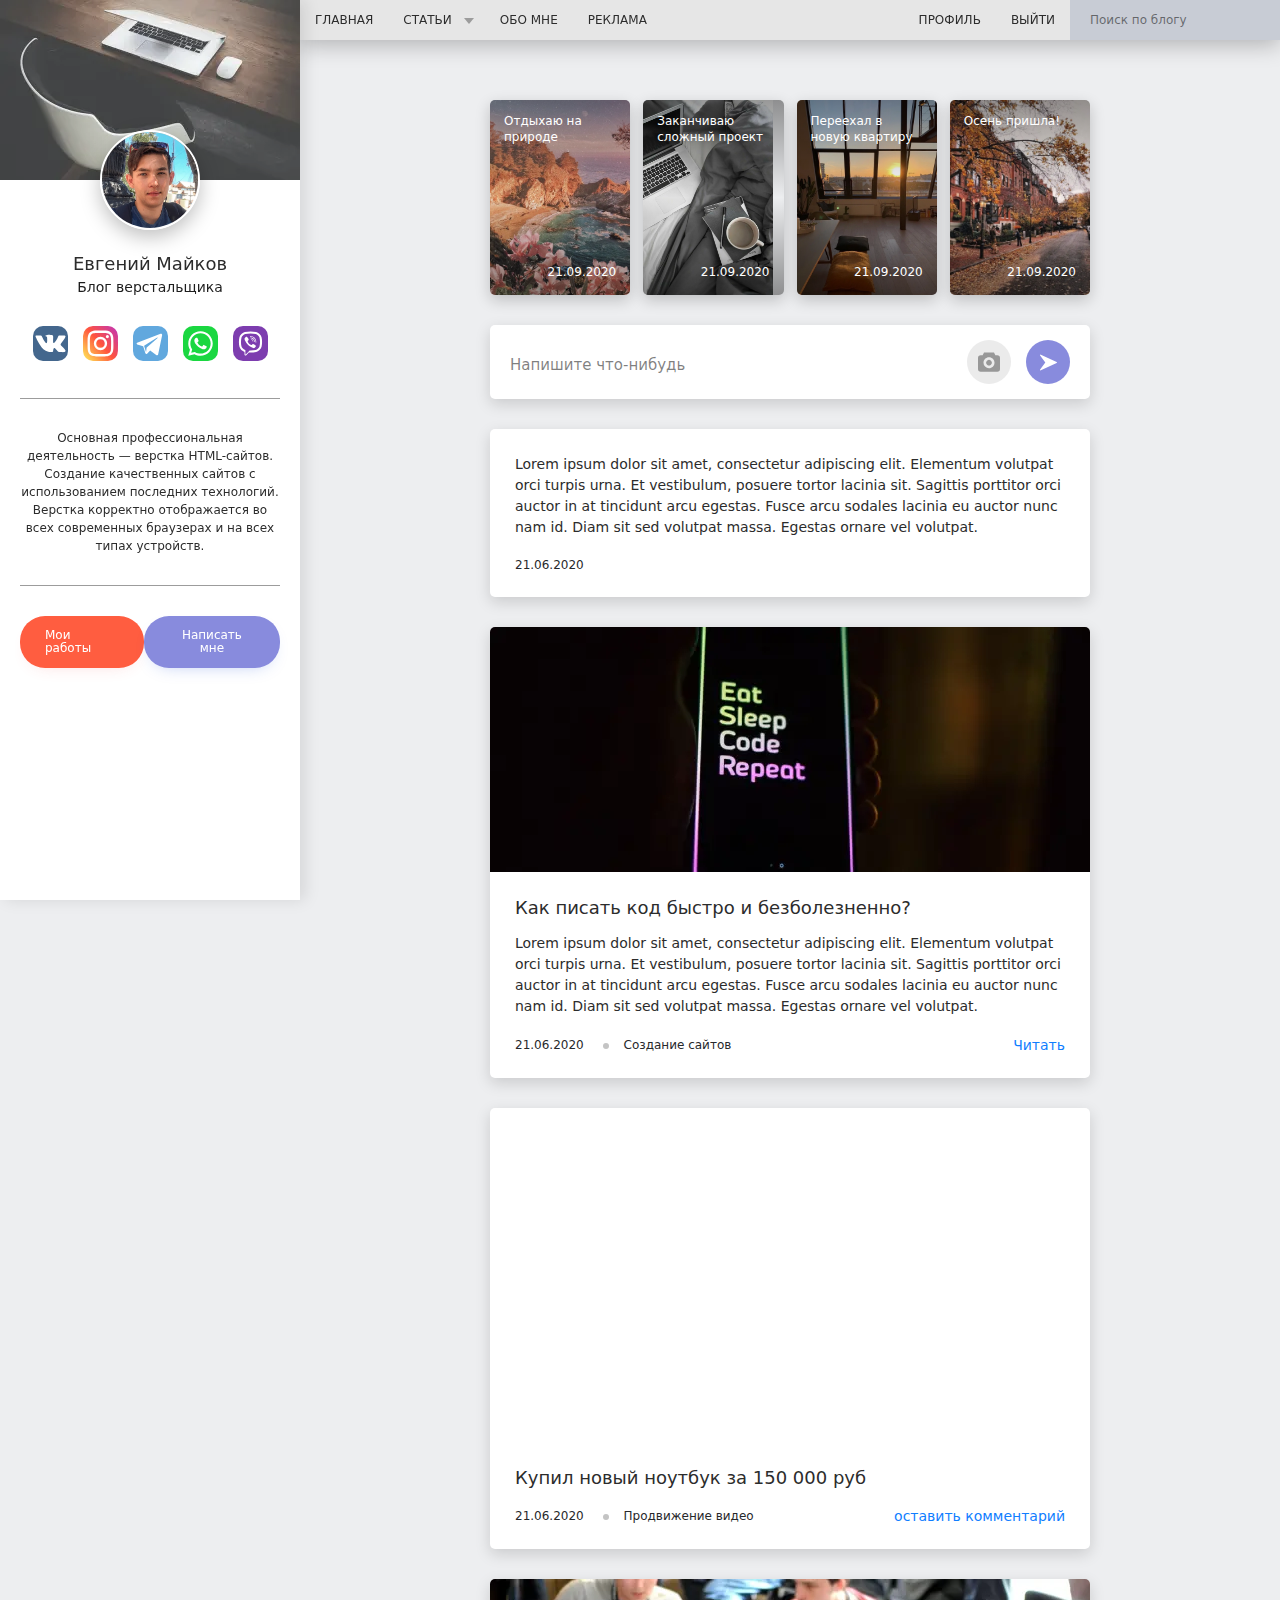
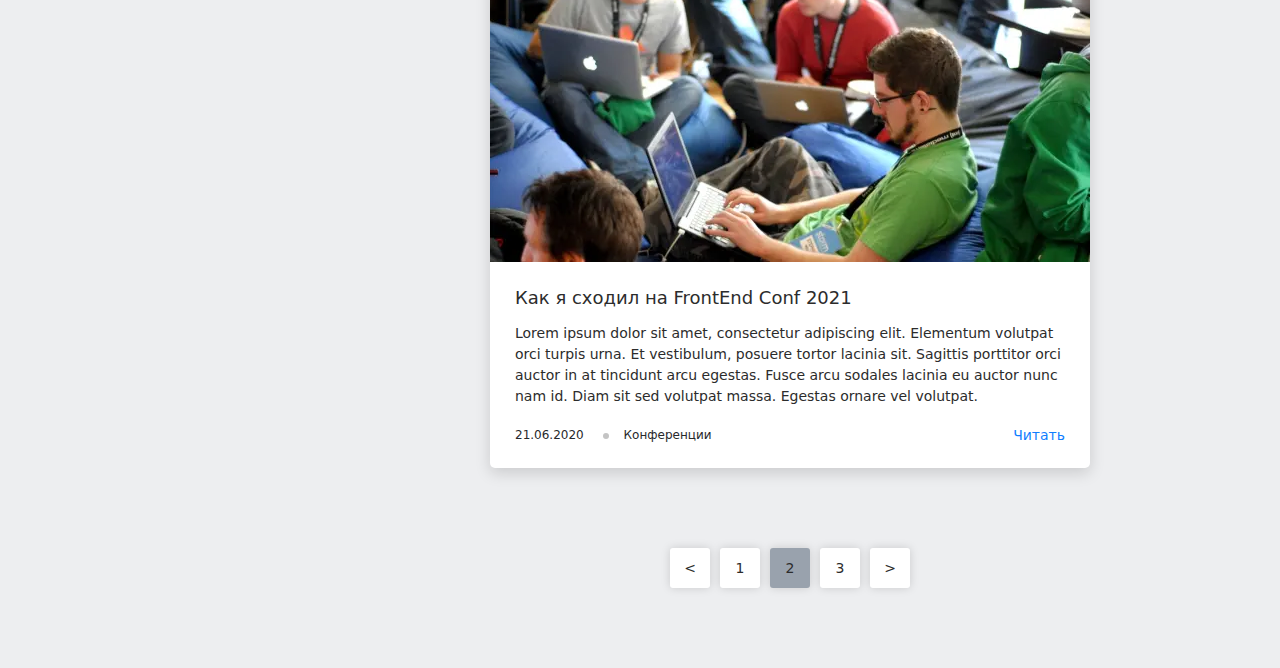
<file: index.html>
<!DOCTYPE html><html lang="en"><head>  <meta charset="UTF-8">  <meta http-equiv="X-UA-Compatible" content="IE=edge">  <meta name="viewport" content="width=device-width, initial-scale=1.0">  <title>Document</title>  <link rel="stylesheet" href="css/style.min.css"></head><body>  <div class="page" id="page">    <header class="header">  <div class="header__left">    <nav class="nav">      <ul class="nav__list">        <li class="nav__item"><a class="nav__link" href="index.html">Главная</a></li>        <li class="nav__item">          <a class="nav__link nav__link--subnav" href="post.html">Статьи</a>          <ul class="subnav">            <li><a class="subnav__link" href="#">Создание сайтов</a></li>            <li><a class="subnav__link" href="#">Создание дизайна</a></li>            <li><a class="subnav__link" href="#">Внедрение 3D модели</a></li>          </ul>        </li>        <li class="nav__item"><a class="nav__link" href="text.html">Обо мне</a></li>        <li class="nav__item"><a class="nav__link" href="text.html">Реклама</a></li>      </ul>    </nav>  </div>  <div class="header__right">    <nav class="nav">      <ul class="nav__list">        <li class="nav__item">          <a class="nav__link" href="profile.html">Профиль</a>        </li>        <li class="nav__item">          <a class="nav__link" href="#">Выйти</a>        </li>      </ul>    </nav>    <button class="burger show-sidebar" type="button" id="sidebarToggle">      <span>Открыть навигацию</span>    </button>    <form class="search" action="search.html" method="GET">      <input class="search__input" type="text" placeholder="Поиск по блогу">    </form>  </div></header>    <aside class="sidebar" id="sidebar">  <div class="sidebar__header">    <picture><source srcset="img/sidebar-header.webp" type="image/webp"><img class="sidebar__header-img" src="img/sidebar-header.jpg" alt="sidebar-header"></picture>  </div>  <div class="sidebar__content">    <div class="profile">      <picture><source srcset="img/iam.webp" type="image/webp"><img class="profile__avatar" src="img/iam.png" alt=""></picture>      <div class="profile__header">        <div class="profile__name">Евгений Майков</div>        <div class="profile__prof">Блог верстальщика</div>      </div>      <ul class="social">        <li class="social__item">          <a class="social__link" href="https://vk.com/id121991528" target="blank">            <picture><source srcset="img/icons/vk.svg" type="image/webp"><img class="social__img" src="img/icons/vk.svg" alt="ВК Евгения Майкова"></picture>          </a>        </li>        <li class="social__item">          <a class="social__link"            href="https://vk.com/away.php?utf=1&to=https%3A%2F%2Finstagram.com%2Feugene_maikov%3Figshid%3D1h6hwbycpe6t1"            target="blank">            <picture><source srcset="img/icons/inst.svg" type="image/webp"><img class="social__img" src="img/icons/inst.svg" alt="Instagram Евгения Майкова"></picture>          </a>        </li>        <li class="social__item">          <a class="social__link" href="https://t.me/eugene_maikov2000" target="blank">            <picture><source srcset="img/icons/telegram.svg" type="image/webp"><img class="social__img" src="img/icons/telegram.svg" alt="Телеграм Евгения Майкова"></picture>          </a>        </li>        <li class="social__item">          <a class="social__link" href="https://wa.me/+79026864084" target="blank">            <picture><source srcset="img/icons/whatsapp.svg" type="image/webp"><img class="social__img" src="img/icons/whatsapp.svg" alt="Whatsapp Евгения Майкова"></picture>          </a>        </li>        <li class="social__item">          <a class="social__link" href="https://viber.click/79026864084" target="blank">            <picture><source srcset="img/icons/viber.svg" type="image/webp"><img class="social__img" src="img/icons/viber.svg" alt="Viber Евгения Майкова"></picture>          </a>        </li>      </ul>      <div class="profile__text">        <p>Основная профессиональная деятельность —           верстка HTML-сайтов. Создание качественных сайтов           с использованием последних технологий. Верстка           корректно отображается во всех современных браузерах           и на всех типах устройств.</p>      </div>    </div>    <nav class="nav nav--mobile">      <ul class="nav__list">        <li class="nav__item"><a class="nav__link" href="index.html">Главная</a></li>        <li class="nav__item">          <a class="nav__link nav__link--subnav" href="#">Статьи</a>          <ul class="subnav">            <li><a class="subnav__link" href="#">Создание сайтов</a></li>            <li><a class="subnav__link" href="#">Создание дизайна</a></li>            <li><a class="subnav__link" href="#">Внедрение 3D модели</a></li>          </ul>        </li>        <li class="nav__item"><a class="nav__link" href="text.html">Обо мне</a></li>        <li class="nav__item"><a class="nav__link" href="text.html">Реклама</a></li>        <li class="nav__item"><a class="nav__link" href="profile.html">Профиль</a></li>        <li class="nav__item"><a class="nav__link" href="#">Выйти</a></li>      </ul>    </nav>  </div>  <div class="sidebar__footer">    <a class="btn btn--red" href="works.html">Мои работы</a>    <button class="btn btn--blue" type="button" data-modal="contacts-modal">Написать мне</button>  </div></aside>    <main class="main">      <div class="container">        <!--? Истории -->        <div class="stories">          <div class="stories__item" data-modal="story-modal">            <picture><source srcset="img/stories/stories-1.webp" type="image/webp"><img class="stories__preview" src="img/stories/stories-1.jpg" alt="stories"></picture>            <div class="stories__title">Отдыхаю на природе</div>            <time class="stories__date" datetime="2020-09-21 19:21">21.09.2020</time>          </div>          <div class="stories__item">            <picture><source srcset="img/stories/stories-2.webp" type="image/webp"><img class="stories__preview" src="img/stories/stories-2.jpg" alt="stories"></picture>            <div class="stories__title">Заканчиваю сложный проект</div>            <time class="stories__date" datetime="2020-09-21 19:21">21.09.2020</time>          </div>          <div class="stories__item">            <picture><source srcset="img/stories/stories-3.webp" type="image/webp"><img class="stories__preview" src="img/stories/stories-3.jpg" alt="stories"></picture>            <div class="stories__title">Переехал в новую квартиру</div>            <time class="stories__date" datetime="2020-09-21 19:21">21.09.2020</time>          </div>          <div class="stories__item">            <picture><source srcset="img/stories/stories-4.webp" type="image/webp"><img class="stories__preview" src="img/stories/stories-4.jpg" alt="stories"></picture>            <div class="stories__title">Осень пришла!</div>            <time class="stories__date" datetime="2020-09-21 19:21">21.09.2020</time>          </div>        </div>        <!--? Поле для записи нового поста -->        <div class="add-post">          <form class="add-post__form" action="/" method="POST">            <textarea class="add-post__textarea" name="post-text" placeholder="Напишите что-нибудь" data-autoresize></textarea>            <div class="add-post__form-actions">              <label class="add-post__file" for="add-post-file">                <input type="file" id="add-post-file">              </label>              <button class="add-post__send" type="submit">                Отправить              </button>            </div>          </form>        </div>        <!--? Пост (простой) -->        <div class="post">          <!-- <div class="post__header"></div> -->          <div class="post__content">            <p class="post__description">              Lorem ipsum dolor sit amet, consectetur adipiscing elit.              Elementum volutpat orci turpis urna. Et vestibulum, posuere              tortor lacinia sit. Sagittis porttitor orci auctor in at              tincidunt arcu egestas. Fusce arcu sodales lacinia eu auctor              nunc nam id. Diam sit sed volutpat massa.              Egestas ornare vel volutpat.            </p>          </div>          <div class="post__footer">            <ul class="post__data">              <li class="post__data-item">                <time datetime="2020-06-21 19:20">21.06.2020</time>              </li>            </ul>          </div>        </div>        <!--? Пост (картинка) -->        <article class="post">          <div class="post__header post__header--preview">            <a href="post.html">              <picture><source srcset="img/post-2.webp" type="image/webp"><img class="post__header-img" src="img/post-2.jpg" alt="Фото"></picture>            </a>          </div>          <div class="post__content">            <h2 class="post__title">              <a href="post.html">Как писать код быстро и безболезненно?</a>            </h2>            <p class="post__description">              Lorem ipsum dolor sit amet, consectetur adipiscing elit.              Elementum volutpat orci turpis urna. Et vestibulum, posuere              tortor lacinia sit. Sagittis porttitor orci auctor in at              tincidunt arcu egestas. Fusce arcu sodales lacinia eu auctor              nunc nam id. Diam sit sed volutpat massa.              Egestas ornare vel volutpat.            </p>          </div>          <div class="post__footer">            <ul class="post__data">              <li class="post__data-item">                <time datetime="2020-06-21 19:20">21.06.2020</time>              </li>              <li class="post__data-item">                <a href="#">Создание сайтов</a>              </li>            </ul>            <a class="post__footer-read" href="post.html">Читать</a>          </div>        </article>        <!--? Пост (видео) -->        <article class="post">          <div class="post__header">            <div class="embed">              <iframe src="https://www.youtube.com/embed/StTiet5oFgw" title="YouTube video player" frameborder="0"                allow="accelerometer; autoplay; clipboard-write; encrypted-media; gyroscope; picture-in-picture"                allowfullscreen></iframe>            </div>          </div>          <div class="post__content">            <h2 class="post__title">              <a href="post.html">Купил новый ноутбук за 150 000 руб</a>            </h2>            <p class="post__description">            </p>          </div>          <div class="post__footer">            <ul class="post__data">              <li class="post__data-item">                <time datetime="2020-06-21 19:20">21.06.2020</time>              </li>              <li class="post__data-item">                <a href="post.html">Продвижение видео</a>              </li>            </ul>            <a class="post__footer-read" href="#">оставить комментарий</a>          </div>        </article>        <!--? Пост (картинка) -->        <article class="post">          <div class="post__header post__header--preview">            <a href="post.html">              <picture><source srcset="img/post-3.webp" type="image/webp"><img class="post__header-preview" src="img/post-3.jpg" alt="Фото"></picture>            </a>          </div>          <div class="post__content">            <h2 class="post__title">              <a href="post.html">Как я сходил на FrontEnd Conf 2021</a>            </h2>            <p class="post__description">              Lorem ipsum dolor sit amet, consectetur adipiscing elit.              Elementum volutpat orci turpis urna. Et vestibulum, posuere              tortor lacinia sit. Sagittis porttitor orci auctor in at              tincidunt arcu egestas. Fusce arcu sodales lacinia eu auctor              nunc nam id. Diam sit sed volutpat massa.              Egestas ornare vel volutpat.            </p>          </div>          <div class="post__footer">            <ul class="post__data">              <li class="post__data-item">                <time datetime="2020-06-21 19:20">21.06.2020</time>              </li>              <li class="post__data-item">                <a href="#">Конференции</a>              </li>            </ul>            <a class="post__footer-read" href="post.html">Читать</a>          </div>        </article>        <!--? Погинация -->        <ul class="pogination">          <li class="pogination__item">            <a class="pogination__link" href="#">&lt;</a>          </li>          <li class="pogination__item">            <a class="pogination__link" href="#">1</a>          </li>          <li class="pogination__item">            <a class="pogination__link active" href="#">2</a>          </li>          <li class="pogination__item">            <a class="pogination__link" href="#">3</a>          </li>          <li class="pogination__item">            <a class="pogination__link" href="#">&gt;</a>          </li>        </ul>      </div><!-- /. container -->    </main>    <footer class="footer"></footer>  </div>  <div class="modal" id="contacts-modal">  <div class="modal__content">    <button class="modal__close" type="button">      <picture><source srcset="../img/icons/cancel.svg" type="image/webp"><img src="../img/icons/cancel.svg" alt="Закрыть"></picture>    </button>    <form action="/" class="form">      <div class="form__group form__group--md">        <input class="form__control" type="text" placeholder="Ваше имя">        <span class="form__line"></span>      </div>      <div class="form__group form__group--md">        <input class="form__control" type="email" placeholder="Ваш e-mail">        <span class="form__line"></span>      </div>      <div class="form__group form__group--md">        <textarea class="form__control form__control--textarea" placeholder="Ваш текст"></textarea>        <span class="form__line"></span>      </div>      <div class="form__footer">        <div class="form__group form__group--md">          <button class="btn btn--blue btn--rounded btn--sm" type="submit">Отсправить</button>        </div>      </div>    </form>    <ul class="modal__footer">      <li>e-mail:<a href="mailto: eugene-maikov2000@yandex.ru"> eugene-maikov2000@yandex.ru</a></li>      <li>тел:<a href="tel:+79026864084"> +7(902)686-40-84</a></li>    </ul>  </div> <!-- /.modal__content--></div><!-- /.modal-->  <div class="modal">  <div class="modal__content modal__content--share">    <button class="modal__close" type="button">      <picture><source srcset="../img/icons/cancel.svg" type="image/webp"><img src="../img/icons/cancel.svg" alt="Закрыть"></picture>    </button>    <ul class="social">      <li class="social__item">        <a class="social__link" href="https://vk.com/id121991528" target="blank">          <picture><source srcset="../img/icons/vk.svg" type="image/webp"><img class="social__img" src="../img/icons/vk.svg" alt="ВК Евгения Майкова"></picture>        </a>      </li>      <li class="social__item">        <a class="social__link"          href="https://vk.com/away.php?utf=1&to=https%3A%2F%2Finstagram.com%2Feugene_maikov%3Figshid%3D1h6hwbycpe6t1"          target="blank">          <picture><source srcset="../img/icons/inst.svg" type="image/webp"><img class="social__img" src="../img/icons/inst.svg" alt="Instagram Евгения Майкова"></picture>        </a>      </li>      <li class="social__item">        <a class="social__link" href="https://t.me/eugene_maikov2000" target="blank">          <picture><source srcset="../img/icons/telegram.svg" type="image/webp"><img class="social__img" src="../img/icons/telegram.svg" alt="Телеграм Евгения Майкова"></picture>        </a>      </li>      <li class="social__item">        <a class="social__link" href="https://wa.me/+79026864084" target="blank">          <picture><source srcset="../img/icons/whatsapp.svg" type="image/webp"><img class="social__img" src="../img/icons/whatsapp.svg" alt="Whatsapp Евгения Майкова"></picture>        </a>      </li>      <li class="social__item">        <a class="social__link" href="https://viber.click/79026864084" target="blank">          <picture><source srcset="../img/icons/viber.svg" type="image/webp"><img class="social__img" src="../img/icons/viber.svg" alt="Viber Евгения Майкова"></picture>        </a>      </li>    </ul>  </div> <!-- /.modal__content--></div><!-- /.modal-->  <div class="modal" id="story-modal">  <div class="modal__content modal__content--story">    <video class="modal__video" src="" poster="img/poster.jpg"></video>  </div></div>  <script src="js/script.min.js"></script></body></html>
</file>
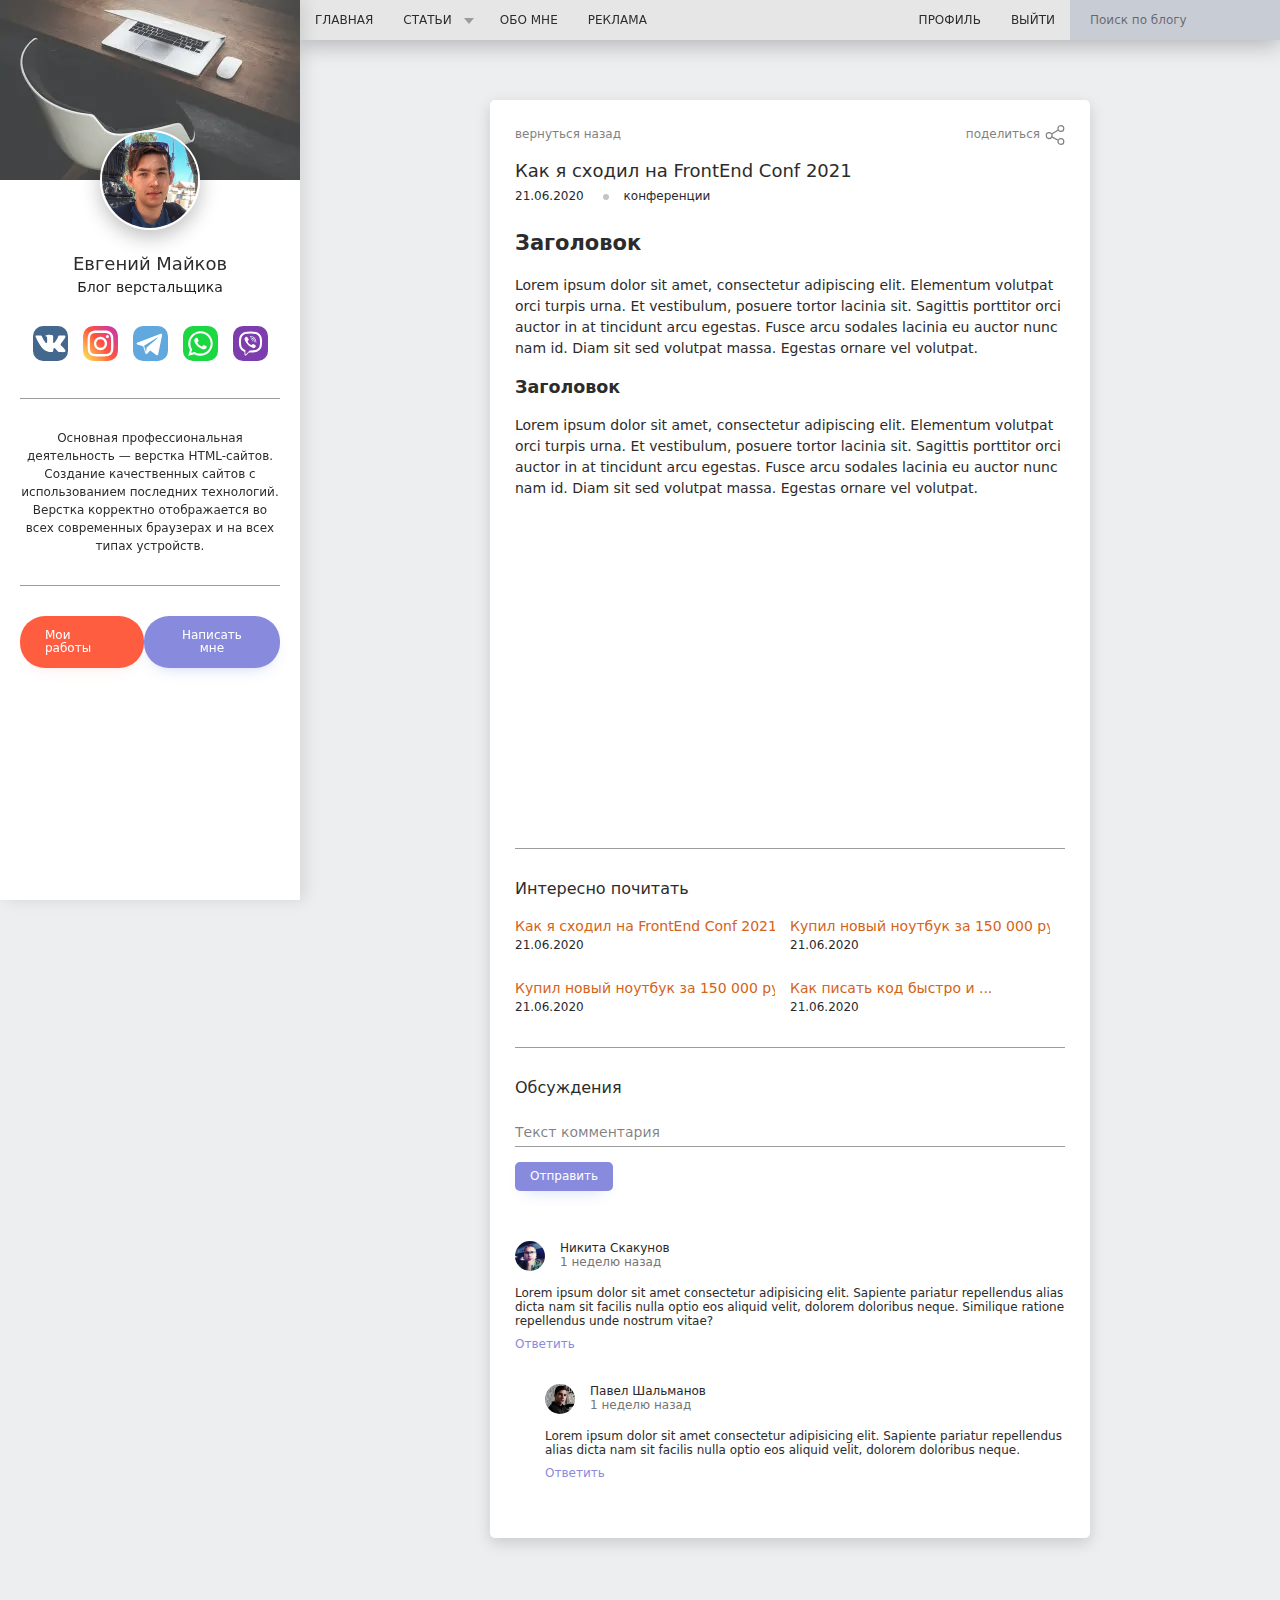
<file: post.html>
<!DOCTYPE html><html lang="en"><head>  <meta charset="UTF-8">  <meta http-equiv="X-UA-Compatible" content="IE=edge">  <meta name="viewport" content="width=device-width, initial-scale=1.0">  <title>Document</title>  <link rel="stylesheet" href="css/style.min.css"></head><body>  <div class="page" id="page">    <header class="header">  <div class="header__left">    <nav class="nav">      <ul class="nav__list">        <li class="nav__item"><a class="nav__link" href="index.html">Главная</a></li>        <li class="nav__item">          <a class="nav__link nav__link--subnav" href="post.html">Статьи</a>          <ul class="subnav">            <li><a class="subnav__link" href="#">Создание сайтов</a></li>            <li><a class="subnav__link" href="#">Создание дизайна</a></li>            <li><a class="subnav__link" href="#">Внедрение 3D модели</a></li>          </ul>        </li>        <li class="nav__item"><a class="nav__link" href="text.html">Обо мне</a></li>        <li class="nav__item"><a class="nav__link" href="text.html">Реклама</a></li>      </ul>    </nav>  </div>  <div class="header__right">    <nav class="nav">      <ul class="nav__list">        <li class="nav__item">          <a class="nav__link" href="profile.html">Профиль</a>        </li>        <li class="nav__item">          <a class="nav__link" href="#">Выйти</a>        </li>      </ul>    </nav>    <button class="burger show-sidebar" type="button" id="sidebarToggle">      <span>Открыть навигацию</span>    </button>    <form class="search" action="search.html" method="GET">      <input class="search__input" type="text" placeholder="Поиск по блогу">    </form>  </div></header>    <aside class="sidebar" id="sidebar">  <div class="sidebar__header">    <picture><source srcset="img/sidebar-header.webp" type="image/webp"><img class="sidebar__header-img" src="img/sidebar-header.jpg" alt="sidebar-header"></picture>  </div>  <div class="sidebar__content">    <div class="profile">      <picture><source srcset="img/iam.webp" type="image/webp"><img class="profile__avatar" src="img/iam.png" alt=""></picture>      <div class="profile__header">        <div class="profile__name">Евгений Майков</div>        <div class="profile__prof">Блог верстальщика</div>      </div>      <ul class="social">        <li class="social__item">          <a class="social__link" href="https://vk.com/id121991528" target="blank">            <picture><source srcset="img/icons/vk.svg" type="image/webp"><img class="social__img" src="img/icons/vk.svg" alt="ВК Евгения Майкова"></picture>          </a>        </li>        <li class="social__item">          <a class="social__link"            href="https://vk.com/away.php?utf=1&to=https%3A%2F%2Finstagram.com%2Feugene_maikov%3Figshid%3D1h6hwbycpe6t1"            target="blank">            <picture><source srcset="img/icons/inst.svg" type="image/webp"><img class="social__img" src="img/icons/inst.svg" alt="Instagram Евгения Майкова"></picture>          </a>        </li>        <li class="social__item">          <a class="social__link" href="https://t.me/eugene_maikov2000" target="blank">            <picture><source srcset="img/icons/telegram.svg" type="image/webp"><img class="social__img" src="img/icons/telegram.svg" alt="Телеграм Евгения Майкова"></picture>          </a>        </li>        <li class="social__item">          <a class="social__link" href="https://wa.me/+79026864084" target="blank">            <picture><source srcset="img/icons/whatsapp.svg" type="image/webp"><img class="social__img" src="img/icons/whatsapp.svg" alt="Whatsapp Евгения Майкова"></picture>          </a>        </li>        <li class="social__item">          <a class="social__link" href="https://viber.click/79026864084" target="blank">            <picture><source srcset="img/icons/viber.svg" type="image/webp"><img class="social__img" src="img/icons/viber.svg" alt="Viber Евгения Майкова"></picture>          </a>        </li>      </ul>      <div class="profile__text">        <p>Основная профессиональная деятельность —           верстка HTML-сайтов. Создание качественных сайтов           с использованием последних технологий. Верстка           корректно отображается во всех современных браузерах           и на всех типах устройств.</p>      </div>    </div>    <nav class="nav nav--mobile">      <ul class="nav__list">        <li class="nav__item"><a class="nav__link" href="index.html">Главная</a></li>        <li class="nav__item">          <a class="nav__link nav__link--subnav" href="#">Статьи</a>          <ul class="subnav">            <li><a class="subnav__link" href="#">Создание сайтов</a></li>            <li><a class="subnav__link" href="#">Создание дизайна</a></li>            <li><a class="subnav__link" href="#">Внедрение 3D модели</a></li>          </ul>        </li>        <li class="nav__item"><a class="nav__link" href="text.html">Обо мне</a></li>        <li class="nav__item"><a class="nav__link" href="text.html">Реклама</a></li>        <li class="nav__item"><a class="nav__link" href="profile.html">Профиль</a></li>        <li class="nav__item"><a class="nav__link" href="#">Выйти</a></li>      </ul>    </nav>  </div>  <div class="sidebar__footer">    <a class="btn btn--red" href="works.html">Мои работы</a>    <button class="btn btn--blue" type="button" data-modal="contacts-modal">Написать мне</button>  </div></aside>    <main class="main">      <div class="container">        <!--? Пост -->        <article class="post">          <div class="post__actions">            <a href="index.html">вернуться назад</a>            <a class="post__share" href="#">              <p>поделиться</p>              <picture><source srcset="img/icons/share-dark.svg" type="image/webp"><img class="post__actions-icon" src="img/icons/share-dark.svg" alt="поделиться"></picture>            </a>          </div>          <div class="post__header">            <h1 class="post__title post__title--open">Как я сходил на FrontEnd Conf 2021</h2>              <ul class="post__data">                <li class="post__data-item">                  <time datetime="2020-06-21 19:20">21.06.2020</time>                </li>                <li class="post__data-item">                  <a href="#">конференции</a>                </li>              </ul>          </div>          <div class="post__content">            <div class="post__text">              <h2>Заголовок</h2>              <p>Lorem ipsum dolor sit amet, consectetur adipiscing elit.                Elementum volutpat orci turpis urna. Et vestibulum, posuere                tortor lacinia sit. Sagittis porttitor orci auctor in at                tincidunt arcu egestas. Fusce arcu sodales lacinia eu auctor                nunc nam id. Diam sit sed volutpat massa.                Egestas ornare vel volutpat.</p>              <h3>Заголовок</h3>              <p>Lorem ipsum dolor sit amet, consectetur adipiscing elit.                Elementum volutpat orci turpis urna. Et vestibulum, posuere                tortor lacinia sit. Sagittis porttitor orci auctor in at                tincidunt arcu egestas. Fusce arcu sodales lacinia eu auctor                nunc nam id. Diam sit sed volutpat massa.                Egestas ornare vel volutpat.</p>              <p>                <span class="fr-video">                  <iframe src="https://www.youtube.com/embed/StTiet5oFgw" title="YouTube video player" frameborder="0"                    allow="accelerometer; autoplay; clipboard-write; encrypted-media; gyroscope; picture-in-picture"                    allowfullscreen></iframe>                </span>              </p>            </div><!-- /. post__text -->            <div class="related">              <h3 class="post__suptitle">Интересно почитать</h3>              <ul class="related__list">                <li class="related__list-item">                  <h4 class="related__list-title">                    <a href="#">Как я сходил на FrontEnd Conf 2021</a>                  </h4>                  <time class="related__list-date" datetime="2020-06-21 19:21">21.06.2020</time>                </li>                <li class="related__list-item">                  <h4 class="related__list-title">                    <a href="#">Купил новый ноутбук за 150 000 руб</a>                  </h4>                  <time class="related__list-date" datetime="2020-06-21 19:21">21.06.2020</time>                </li>                <li class="related__list-item">                  <h4 class="related__list-title">                    <a href="#">Купил новый ноутбук за 150 000 руб</a>                  </h4>                  <time class="related__list-date" datetime="2020-06-21 19:21">21.06.2020</time>                </li>                <li class="related__list-item">                  <h4 class="related__list-title">                    <a href="#">Как писать код быстро и ...</a>                  </h4>                  <time class="related__list-date" datetime="2020-06-21 19:21">21.06.2020</time>                </li>              </ul>            </div><!-- /. related -->            <h3 class="post__suptitle">Обсуждения</h3>            <form action="/" method="POST">              <div class="form__group">                <textarea class="form__control form__control--textarea" name="comments-text"                  placeholder="Текст комментария" data-autoresize></textarea>                <span class="form__line"></span>              </div>              <button class="btn btn--blue btn--rounded btn--sm">Отправить</button>            </form>            <ul class="comments">              <li class="comments__item">                <div class="comments__header">                  <picture><source srcset="img/author.webp" type="image/webp"><img class="comments__avatar" src="img/author.jpg" alt="Автор"></picture>                  <div class="comments__author">                    <div class="comments__name">Никита Скакунов</div>                    <time class="comments__pubdate" datetime="2020-06-21 19:20">1 неделю назад</time>                  </div>                </div>                <div class="comments__text">                  Lorem ipsum dolor sit amet consectetur                  adipisicing elit. Sapiente pariatur                  repellendus alias dicta nam                  sit facilis nulla optio eos aliquid velit,                  dolorem doloribus neque. Similique ratione                  repellendus unde nostrum vitae?                </div>                <button class="comments__reply" type="button">Ответить</button>                <ul class="comments">                  <li class="comments__item">                    <div class="comments__header">                      <picture><source srcset="img/author2.webp" type="image/webp"><img class="comments__avatar" src="img/author2.jpg" alt="Автор"></picture>                      <div class="comments__author">                        <div class="comments__name">Павел Шальманов</div>                        <time class="comments__pubdate" datetime="2020-06-21 19:20">1 неделю назад</time>                      </div>                    </div>                    <div class="comments__text">                      Lorem ipsum dolor sit amet consectetur                      adipisicing elit. Sapiente pariatur                      repellendus alias dicta nam                      sit facilis nulla optio eos aliquid velit,                      dolorem doloribus neque.                    </div>                    <button class="comments__reply" type="button">Ответить</button>                  </li>                </ul>              </li>            </ul>          </div><!-- /. post__content -->        </article><!-- /. post -->      </div><!-- /. container -->    </main>    <footer class="footer"></footer>  </div>  <script src="js/script.min.js"></script></body></html>
</file>
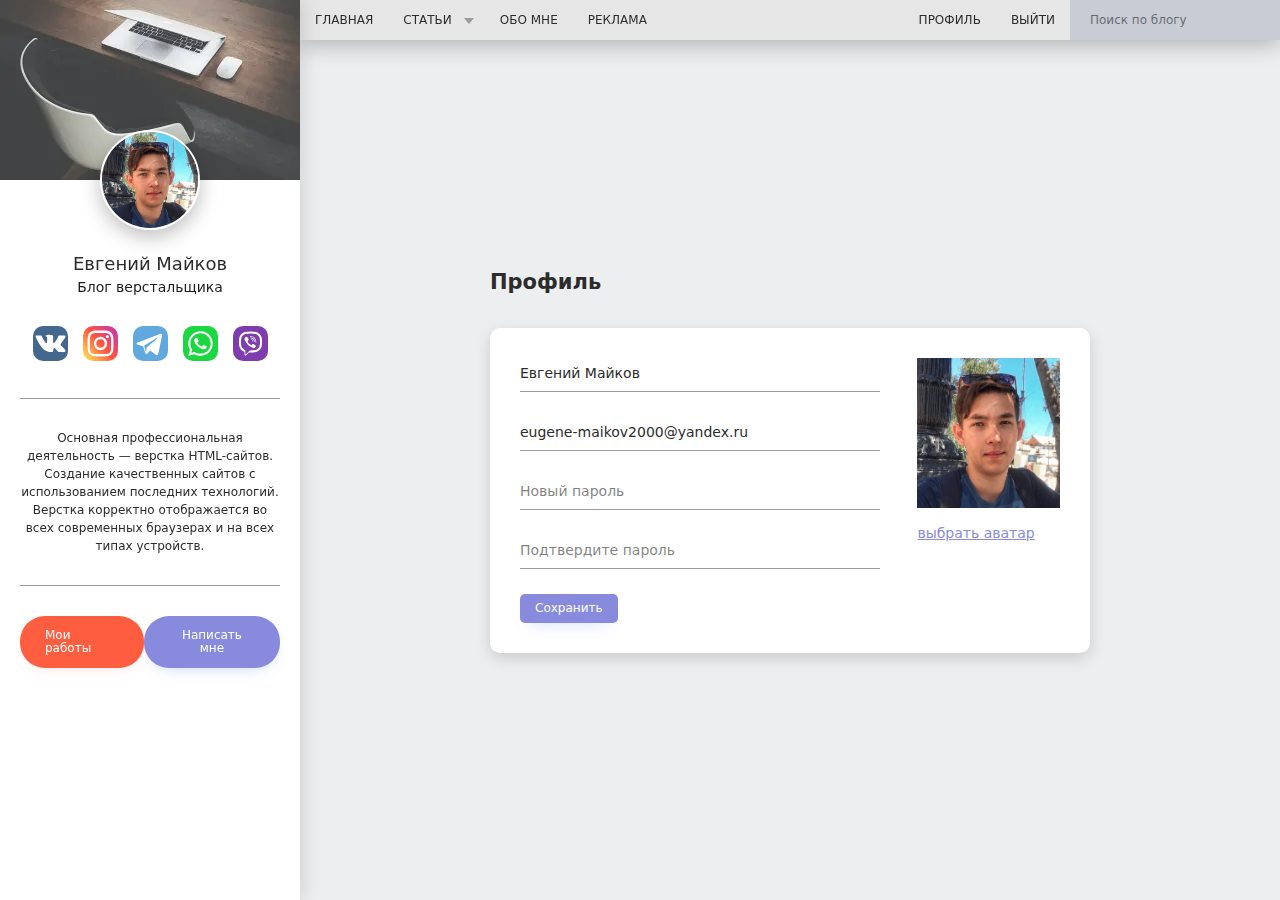
<file: profile.html>
<!DOCTYPE html><html lang="en"><head>  <meta charset="UTF-8">  <meta http-equiv="X-UA-Compatible" content="IE=edge">  <meta name="viewport" content="width=device-width, initial-scale=1.0">  <title>Document</title>  <link rel="stylesheet" href="css/style.min.css"></head><body>  <div class="page" id="page">    <header class="header">  <div class="header__left">    <nav class="nav">      <ul class="nav__list">        <li class="nav__item"><a class="nav__link" href="index.html">Главная</a></li>        <li class="nav__item">          <a class="nav__link nav__link--subnav" href="post.html">Статьи</a>          <ul class="subnav">            <li><a class="subnav__link" href="#">Создание сайтов</a></li>            <li><a class="subnav__link" href="#">Создание дизайна</a></li>            <li><a class="subnav__link" href="#">Внедрение 3D модели</a></li>          </ul>        </li>        <li class="nav__item"><a class="nav__link" href="text.html">Обо мне</a></li>        <li class="nav__item"><a class="nav__link" href="text.html">Реклама</a></li>      </ul>    </nav>  </div>  <div class="header__right">    <nav class="nav">      <ul class="nav__list">        <li class="nav__item">          <a class="nav__link" href="profile.html">Профиль</a>        </li>        <li class="nav__item">          <a class="nav__link" href="#">Выйти</a>        </li>      </ul>    </nav>    <button class="burger show-sidebar" type="button" id="sidebarToggle">      <span>Открыть навигацию</span>    </button>    <form class="search" action="search.html" method="GET">      <input class="search__input" type="text" placeholder="Поиск по блогу">    </form>  </div></header>    <aside class="sidebar" id="sidebar">  <div class="sidebar__header">    <picture><source srcset="img/sidebar-header.webp" type="image/webp"><img class="sidebar__header-img" src="img/sidebar-header.jpg" alt="sidebar-header"></picture>  </div>  <div class="sidebar__content">    <div class="profile">      <picture><source srcset="img/iam.webp" type="image/webp"><img class="profile__avatar" src="img/iam.png" alt=""></picture>      <div class="profile__header">        <div class="profile__name">Евгений Майков</div>        <div class="profile__prof">Блог верстальщика</div>      </div>      <ul class="social">        <li class="social__item">          <a class="social__link" href="https://vk.com/id121991528" target="blank">            <picture><source srcset="img/icons/vk.svg" type="image/webp"><img class="social__img" src="img/icons/vk.svg" alt="ВК Евгения Майкова"></picture>          </a>        </li>        <li class="social__item">          <a class="social__link"            href="https://vk.com/away.php?utf=1&to=https%3A%2F%2Finstagram.com%2Feugene_maikov%3Figshid%3D1h6hwbycpe6t1"            target="blank">            <picture><source srcset="img/icons/inst.svg" type="image/webp"><img class="social__img" src="img/icons/inst.svg" alt="Instagram Евгения Майкова"></picture>          </a>        </li>        <li class="social__item">          <a class="social__link" href="https://t.me/eugene_maikov2000" target="blank">            <picture><source srcset="img/icons/telegram.svg" type="image/webp"><img class="social__img" src="img/icons/telegram.svg" alt="Телеграм Евгения Майкова"></picture>          </a>        </li>        <li class="social__item">          <a class="social__link" href="https://wa.me/+79026864084" target="blank">            <picture><source srcset="img/icons/whatsapp.svg" type="image/webp"><img class="social__img" src="img/icons/whatsapp.svg" alt="Whatsapp Евгения Майкова"></picture>          </a>        </li>        <li class="social__item">          <a class="social__link" href="https://viber.click/79026864084" target="blank">            <picture><source srcset="img/icons/viber.svg" type="image/webp"><img class="social__img" src="img/icons/viber.svg" alt="Viber Евгения Майкова"></picture>          </a>        </li>      </ul>      <div class="profile__text">        <p>Основная профессиональная деятельность —           верстка HTML-сайтов. Создание качественных сайтов           с использованием последних технологий. Верстка           корректно отображается во всех современных браузерах           и на всех типах устройств.</p>      </div>    </div>    <nav class="nav nav--mobile">      <ul class="nav__list">        <li class="nav__item"><a class="nav__link" href="index.html">Главная</a></li>        <li class="nav__item">          <a class="nav__link nav__link--subnav" href="#">Статьи</a>          <ul class="subnav">            <li><a class="subnav__link" href="#">Создание сайтов</a></li>            <li><a class="subnav__link" href="#">Создание дизайна</a></li>            <li><a class="subnav__link" href="#">Внедрение 3D модели</a></li>          </ul>        </li>        <li class="nav__item"><a class="nav__link" href="text.html">Обо мне</a></li>        <li class="nav__item"><a class="nav__link" href="text.html">Реклама</a></li>        <li class="nav__item"><a class="nav__link" href="profile.html">Профиль</a></li>        <li class="nav__item"><a class="nav__link" href="#">Выйти</a></li>      </ul>    </nav>  </div>  <div class="sidebar__footer">    <a class="btn btn--red" href="works.html">Мои работы</a>    <button class="btn btn--blue" type="button" data-modal="contacts-modal">Написать мне</button>  </div></aside>    <main class="main">      <div class="container">        <h1 class="page__title">Профиль</h1>        <form action="/" class="form">          <div class="form__inner">            <div class="cabinet">              <div class="cabinet__form">                <div class="form__group form__group--md">                  <input class="form__control" type="text" placeholder="Ваше имя" value="Евгений Майков">                  <span class="form__line"></span>                </div>                <div class="form__group form__group--md">                  <input class="form__control" type="email" placeholder="Ваш e-mail" value="eugene-maikov2000@yandex.ru">                  <span class="form__line"></span>                </div>                <div class="form__group form__group--md">                  <input class="form__control" type="password" placeholder="Новый пароль">                  <span class="form__line"></span>                </div>                <div class="form__group form__group--md">                  <input class="form__control" type="password" placeholder="Подтвердите пароль">                  <span class="form__line"></span>                </div>              </div>              <div class="cabinet__avatar">                <picture><source srcset="img/iam.webp" type="image/webp"><img src="img/iam.png" alt="Аватар"></picture>                <label class="cabinet__file">                  <input type="file">                  выбрать аватар                </label>              </div>            </div>            <div class="form__footer">              <button class="btn btn--blue btn--rounded btn--sm" type="submit">Сохранить</button>            </div>          </div>        </form>      </div><!-- /. container -->    </main>    <footer class="footer"></footer>  </div>  <script src="js/script.min.js"></script></body></html>
</file>
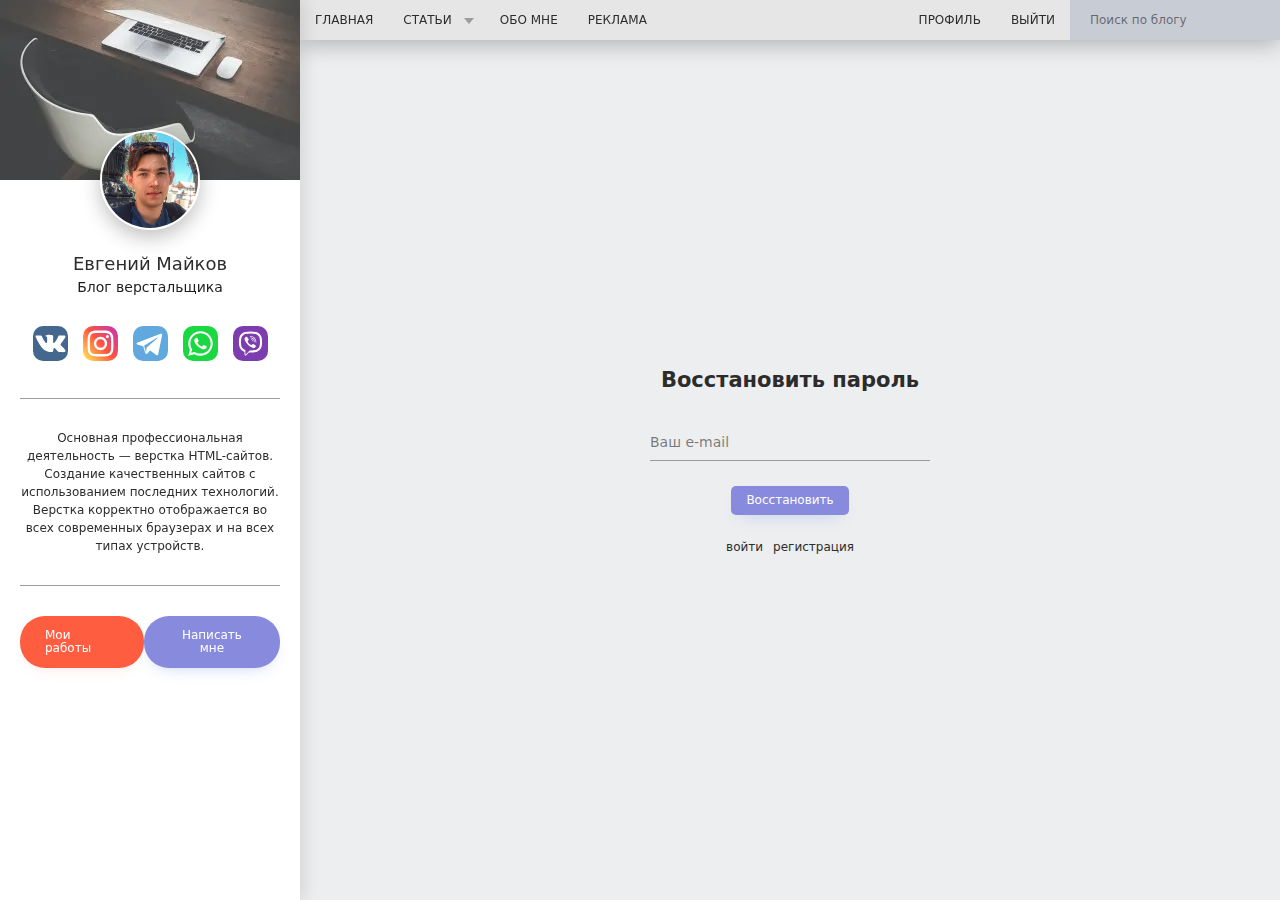
<file: reset.html>
<!DOCTYPE html><html lang="en"><head>  <meta charset="UTF-8">  <meta http-equiv="X-UA-Compatible" content="IE=edge">  <meta name="viewport" content="width=device-width, initial-scale=1.0">  <title>Document</title>  <link rel="stylesheet" href="css/style.min.css"></head><body>  <div class="page" id="page">    <header class="header">  <div class="header__left">    <nav class="nav">      <ul class="nav__list">        <li class="nav__item"><a class="nav__link" href="index.html">Главная</a></li>        <li class="nav__item">          <a class="nav__link nav__link--subnav" href="post.html">Статьи</a>          <ul class="subnav">            <li><a class="subnav__link" href="#">Создание сайтов</a></li>            <li><a class="subnav__link" href="#">Создание дизайна</a></li>            <li><a class="subnav__link" href="#">Внедрение 3D модели</a></li>          </ul>        </li>        <li class="nav__item"><a class="nav__link" href="text.html">Обо мне</a></li>        <li class="nav__item"><a class="nav__link" href="text.html">Реклама</a></li>      </ul>    </nav>  </div>  <div class="header__right">    <nav class="nav">      <ul class="nav__list">        <li class="nav__item">          <a class="nav__link" href="profile.html">Профиль</a>        </li>        <li class="nav__item">          <a class="nav__link" href="#">Выйти</a>        </li>      </ul>    </nav>    <button class="burger show-sidebar" type="button" id="sidebarToggle">      <span>Открыть навигацию</span>    </button>    <form class="search" action="search.html" method="GET">      <input class="search__input" type="text" placeholder="Поиск по блогу">    </form>  </div></header>    <aside class="sidebar" id="sidebar">  <div class="sidebar__header">    <picture><source srcset="img/sidebar-header.webp" type="image/webp"><img class="sidebar__header-img" src="img/sidebar-header.jpg" alt="sidebar-header"></picture>  </div>  <div class="sidebar__content">    <div class="profile">      <picture><source srcset="img/iam.webp" type="image/webp"><img class="profile__avatar" src="img/iam.png" alt=""></picture>      <div class="profile__header">        <div class="profile__name">Евгений Майков</div>        <div class="profile__prof">Блог верстальщика</div>      </div>      <ul class="social">        <li class="social__item">          <a class="social__link" href="https://vk.com/id121991528" target="blank">            <picture><source srcset="img/icons/vk.svg" type="image/webp"><img class="social__img" src="img/icons/vk.svg" alt="ВК Евгения Майкова"></picture>          </a>        </li>        <li class="social__item">          <a class="social__link"            href="https://vk.com/away.php?utf=1&to=https%3A%2F%2Finstagram.com%2Feugene_maikov%3Figshid%3D1h6hwbycpe6t1"            target="blank">            <picture><source srcset="img/icons/inst.svg" type="image/webp"><img class="social__img" src="img/icons/inst.svg" alt="Instagram Евгения Майкова"></picture>          </a>        </li>        <li class="social__item">          <a class="social__link" href="https://t.me/eugene_maikov2000" target="blank">            <picture><source srcset="img/icons/telegram.svg" type="image/webp"><img class="social__img" src="img/icons/telegram.svg" alt="Телеграм Евгения Майкова"></picture>          </a>        </li>        <li class="social__item">          <a class="social__link" href="https://wa.me/+79026864084" target="blank">            <picture><source srcset="img/icons/whatsapp.svg" type="image/webp"><img class="social__img" src="img/icons/whatsapp.svg" alt="Whatsapp Евгения Майкова"></picture>          </a>        </li>        <li class="social__item">          <a class="social__link" href="https://viber.click/79026864084" target="blank">            <picture><source srcset="img/icons/viber.svg" type="image/webp"><img class="social__img" src="img/icons/viber.svg" alt="Viber Евгения Майкова"></picture>          </a>        </li>      </ul>      <div class="profile__text">        <p>Основная профессиональная деятельность —           верстка HTML-сайтов. Создание качественных сайтов           с использованием последних технологий. Верстка           корректно отображается во всех современных браузерах           и на всех типах устройств.</p>      </div>    </div>    <nav class="nav nav--mobile">      <ul class="nav__list">        <li class="nav__item"><a class="nav__link" href="index.html">Главная</a></li>        <li class="nav__item">          <a class="nav__link nav__link--subnav" href="#">Статьи</a>          <ul class="subnav">            <li><a class="subnav__link" href="#">Создание сайтов</a></li>            <li><a class="subnav__link" href="#">Создание дизайна</a></li>            <li><a class="subnav__link" href="#">Внедрение 3D модели</a></li>          </ul>        </li>        <li class="nav__item"><a class="nav__link" href="text.html">Обо мне</a></li>        <li class="nav__item"><a class="nav__link" href="text.html">Реклама</a></li>        <li class="nav__item"><a class="nav__link" href="profile.html">Профиль</a></li>        <li class="nav__item"><a class="nav__link" href="#">Выйти</a></li>      </ul>    </nav>  </div>  <div class="sidebar__footer">    <a class="btn btn--red" href="works.html">Мои работы</a>    <button class="btn btn--blue" type="button" data-modal="contacts-modal">Написать мне</button>  </div></aside>    <main class="main">      <div class="container">        <h1 class="page__title page__title--center">Восстановить пароль</h1>        <form action="/" class="form form--auth">          <div class="form__group form__group--md">            <input class="form__control" type="email" placeholder="Ваш e-mail">            <span class="form__line"></span>          </div>          <div class="form__footer form__footer--center">            <div class="form__group form__group--md">              <button class="btn btn--blue btn--rounded btn--sm" type="submit">Восстановить</button>            </div>            <ul class="form__footer-list">              <li><a href="sign-in.html">войти</a></li>              <li><a href="sign-up.html">регистрация</a></li>            </ul>          </div>        </form>      </div><!-- /. container -->    </main>    <footer class="footer"></footer>  </div>  <script src="js/script.min.js"></script></body></html>
</file>
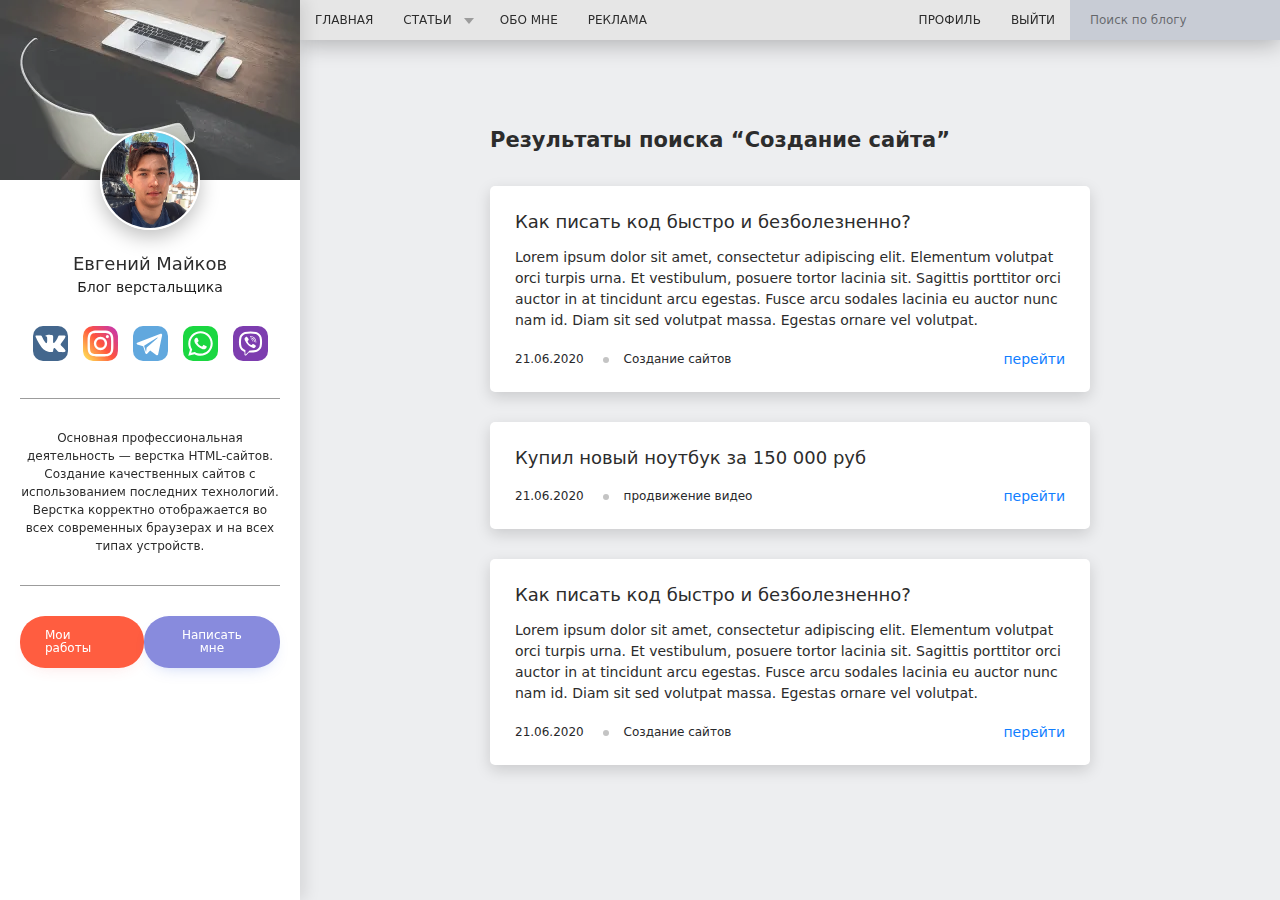
<file: search.html>
<!DOCTYPE html><html lang="en"><head>  <meta charset="UTF-8">  <meta http-equiv="X-UA-Compatible" content="IE=edge">  <meta name="viewport" content="width=device-width, initial-scale=1.0">  <title>Document</title>  <link rel="stylesheet" href="css/style.min.css"></head><body>  <div class="page " id="page">    <header class="header">  <div class="header__left">    <nav class="nav">      <ul class="nav__list">        <li class="nav__item"><a class="nav__link" href="index.html">Главная</a></li>        <li class="nav__item">          <a class="nav__link nav__link--subnav" href="post.html">Статьи</a>          <ul class="subnav">            <li><a class="subnav__link" href="#">Создание сайтов</a></li>            <li><a class="subnav__link" href="#">Создание дизайна</a></li>            <li><a class="subnav__link" href="#">Внедрение 3D модели</a></li>          </ul>        </li>        <li class="nav__item"><a class="nav__link" href="text.html">Обо мне</a></li>        <li class="nav__item"><a class="nav__link" href="text.html">Реклама</a></li>      </ul>    </nav>  </div>  <div class="header__right">    <nav class="nav">      <ul class="nav__list">        <li class="nav__item">          <a class="nav__link" href="profile.html">Профиль</a>        </li>        <li class="nav__item">          <a class="nav__link" href="#">Выйти</a>        </li>      </ul>    </nav>    <button class="burger show-sidebar" type="button" id="sidebarToggle">      <span>Открыть навигацию</span>    </button>    <form class="search" action="search.html" method="GET">      <input class="search__input" type="text" placeholder="Поиск по блогу">    </form>  </div></header>    <aside class="sidebar" id="sidebar">  <div class="sidebar__header">    <picture><source srcset="img/sidebar-header.webp" type="image/webp"><img class="sidebar__header-img" src="img/sidebar-header.jpg" alt="sidebar-header"></picture>  </div>  <div class="sidebar__content">    <div class="profile">      <picture><source srcset="img/iam.webp" type="image/webp"><img class="profile__avatar" src="img/iam.png" alt=""></picture>      <div class="profile__header">        <div class="profile__name">Евгений Майков</div>        <div class="profile__prof">Блог верстальщика</div>      </div>      <ul class="social">        <li class="social__item">          <a class="social__link" href="https://vk.com/id121991528" target="blank">            <picture><source srcset="img/icons/vk.svg" type="image/webp"><img class="social__img" src="img/icons/vk.svg" alt="ВК Евгения Майкова"></picture>          </a>        </li>        <li class="social__item">          <a class="social__link"            href="https://vk.com/away.php?utf=1&to=https%3A%2F%2Finstagram.com%2Feugene_maikov%3Figshid%3D1h6hwbycpe6t1"            target="blank">            <picture><source srcset="img/icons/inst.svg" type="image/webp"><img class="social__img" src="img/icons/inst.svg" alt="Instagram Евгения Майкова"></picture>          </a>        </li>        <li class="social__item">          <a class="social__link" href="https://t.me/eugene_maikov2000" target="blank">            <picture><source srcset="img/icons/telegram.svg" type="image/webp"><img class="social__img" src="img/icons/telegram.svg" alt="Телеграм Евгения Майкова"></picture>          </a>        </li>        <li class="social__item">          <a class="social__link" href="https://wa.me/+79026864084" target="blank">            <picture><source srcset="img/icons/whatsapp.svg" type="image/webp"><img class="social__img" src="img/icons/whatsapp.svg" alt="Whatsapp Евгения Майкова"></picture>          </a>        </li>        <li class="social__item">          <a class="social__link" href="https://viber.click/79026864084" target="blank">            <picture><source srcset="img/icons/viber.svg" type="image/webp"><img class="social__img" src="img/icons/viber.svg" alt="Viber Евгения Майкова"></picture>          </a>        </li>      </ul>      <div class="profile__text">        <p>Основная профессиональная деятельность —           верстка HTML-сайтов. Создание качественных сайтов           с использованием последних технологий. Верстка           корректно отображается во всех современных браузерах           и на всех типах устройств.</p>      </div>    </div>    <nav class="nav nav--mobile">      <ul class="nav__list">        <li class="nav__item"><a class="nav__link" href="index.html">Главная</a></li>        <li class="nav__item">          <a class="nav__link nav__link--subnav" href="#">Статьи</a>          <ul class="subnav">            <li><a class="subnav__link" href="#">Создание сайтов</a></li>            <li><a class="subnav__link" href="#">Создание дизайна</a></li>            <li><a class="subnav__link" href="#">Внедрение 3D модели</a></li>          </ul>        </li>        <li class="nav__item"><a class="nav__link" href="text.html">Обо мне</a></li>        <li class="nav__item"><a class="nav__link" href="text.html">Реклама</a></li>        <li class="nav__item"><a class="nav__link" href="profile.html">Профиль</a></li>        <li class="nav__item"><a class="nav__link" href="#">Выйти</a></li>      </ul>    </nav>  </div>  <div class="sidebar__footer">    <a class="btn btn--red" href="works.html">Мои работы</a>    <button class="btn btn--blue" type="button" data-modal="contacts-modal">Написать мне</button>  </div></aside>    <main class="main">      <div class="container">        <h1 class="page__title">Результаты поиска “Создание сайта”</h1>        <!-- ? Пост -->        <article class="post">          <div class="post__content">            <h2 class="post__title">              <a href="post.html">Как писать код быстро и безболезненно?</a>            </h2>            <p class="post__description">              Lorem ipsum dolor sit amet, consectetur adipiscing elit. Elementum volutpat orci turpis urna. Et vestibulum, posuere              tortor lacinia sit. Sagittis porttitor orci auctor in at tincidunt arcu egestas. Fusce arcu sodales lacinia eu auctor              nunc nam id. Diam sit sed volutpat massa. Egestas ornare vel volutpat.            </p>          </div>          <div class="post__footer">            <ul class="post__data">              <li class="post__data-item">                <time datetime="2020-06-21 19:20">21.06.2020</time>              </li>              <li class="post__data-item">                <a href="#">Создание сайтов</a>              </li>            </ul>            <a class="post__footer-read" href="post.html">перейти</a>          </div>        </article>        <!-- ? Пост -->        <article class="post">          <div class="post__content">            <h2 class="post__title">              <a href="post.html">Купил новый ноутбук за 150 000 руб</a>            </h2>            <p class="post__description"></p>          </div>          <div class="post__footer">            <ul class="post__data">              <li class="post__data-item">                <time datetime="2020-06-21 19:20">21.06.2020</time>              </li>              <li class="post__data-item">                <a href="#">продвижение видео</a>              </li>            </ul>            <a class="post__footer-read" href="post.html">перейти</a>          </div>        </article>        <!-- ? Пост -->        <article class="post">          <div class="post__content">            <h2 class="post__title">              <a href="post.html">Как писать код быстро и безболезненно?</a>            </h2>            <p class="post__description">              Lorem ipsum dolor sit amet, consectetur adipiscing elit.              Elementum volutpat orci turpis urna. Et vestibulum, posuere              tortor lacinia sit. Sagittis porttitor orci auctor in at              tincidunt arcu egestas. Fusce arcu sodales lacinia eu auctor              nunc nam id. Diam sit sed volutpat massa.              Egestas ornare vel volutpat.            </p>          </div>          <div class="post__footer">            <ul class="post__data">              <li class="post__data-item">                <time datetime="2020-06-21 19:20">21.06.2020</time>              </li>              <li class="post__data-item">                <a href="#">Создание сайтов</a>              </li>            </ul>            <a class="post__footer-read" href="post.html">перейти</a>          </div>        </article>      </div><!-- /. container -->    </main>    <footer class="footer"></footer>  </div>  <script src="js/script.min.js"></script></body></html>
</file>
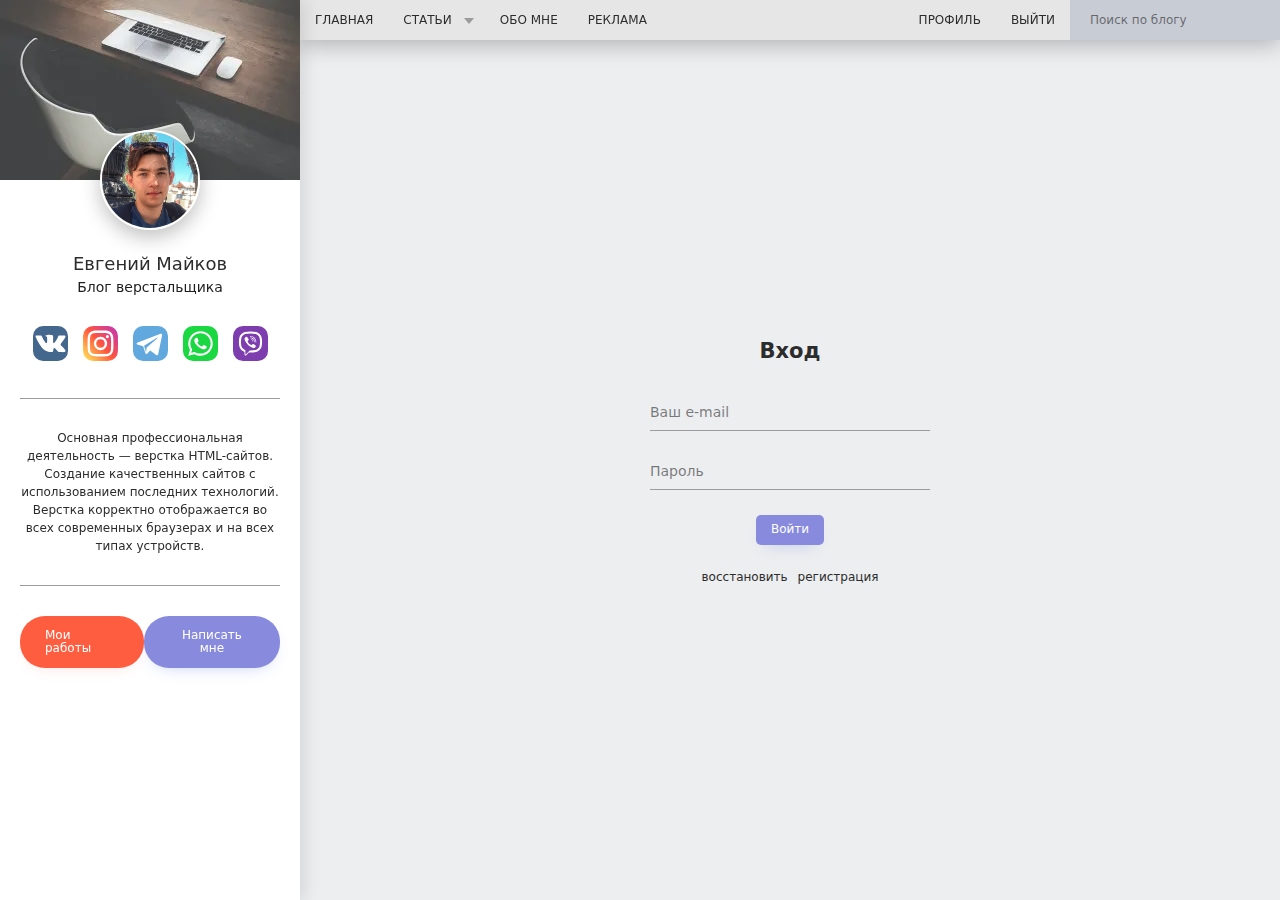
<file: sign-in.html>
<!DOCTYPE html><html lang="en"><head>  <meta charset="UTF-8">  <meta http-equiv="X-UA-Compatible" content="IE=edge">  <meta name="viewport" content="width=device-width, initial-scale=1.0">  <title>Document</title>  <link rel="stylesheet" href="css/style.min.css"></head><body>  <div class="page" id="page">    <header class="header">  <div class="header__left">    <nav class="nav">      <ul class="nav__list">        <li class="nav__item"><a class="nav__link" href="index.html">Главная</a></li>        <li class="nav__item">          <a class="nav__link nav__link--subnav" href="post.html">Статьи</a>          <ul class="subnav">            <li><a class="subnav__link" href="#">Создание сайтов</a></li>            <li><a class="subnav__link" href="#">Создание дизайна</a></li>            <li><a class="subnav__link" href="#">Внедрение 3D модели</a></li>          </ul>        </li>        <li class="nav__item"><a class="nav__link" href="text.html">Обо мне</a></li>        <li class="nav__item"><a class="nav__link" href="text.html">Реклама</a></li>      </ul>    </nav>  </div>  <div class="header__right">    <nav class="nav">      <ul class="nav__list">        <li class="nav__item">          <a class="nav__link" href="profile.html">Профиль</a>        </li>        <li class="nav__item">          <a class="nav__link" href="#">Выйти</a>        </li>      </ul>    </nav>    <button class="burger show-sidebar" type="button" id="sidebarToggle">      <span>Открыть навигацию</span>    </button>    <form class="search" action="search.html" method="GET">      <input class="search__input" type="text" placeholder="Поиск по блогу">    </form>  </div></header>    <aside class="sidebar" id="sidebar">  <div class="sidebar__header">    <picture><source srcset="img/sidebar-header.webp" type="image/webp"><img class="sidebar__header-img" src="img/sidebar-header.jpg" alt="sidebar-header"></picture>  </div>  <div class="sidebar__content">    <div class="profile">      <picture><source srcset="img/iam.webp" type="image/webp"><img class="profile__avatar" src="img/iam.png" alt=""></picture>      <div class="profile__header">        <div class="profile__name">Евгений Майков</div>        <div class="profile__prof">Блог верстальщика</div>      </div>      <ul class="social">        <li class="social__item">          <a class="social__link" href="https://vk.com/id121991528" target="blank">            <picture><source srcset="img/icons/vk.svg" type="image/webp"><img class="social__img" src="img/icons/vk.svg" alt="ВК Евгения Майкова"></picture>          </a>        </li>        <li class="social__item">          <a class="social__link"            href="https://vk.com/away.php?utf=1&to=https%3A%2F%2Finstagram.com%2Feugene_maikov%3Figshid%3D1h6hwbycpe6t1"            target="blank">            <picture><source srcset="img/icons/inst.svg" type="image/webp"><img class="social__img" src="img/icons/inst.svg" alt="Instagram Евгения Майкова"></picture>          </a>        </li>        <li class="social__item">          <a class="social__link" href="https://t.me/eugene_maikov2000" target="blank">            <picture><source srcset="img/icons/telegram.svg" type="image/webp"><img class="social__img" src="img/icons/telegram.svg" alt="Телеграм Евгения Майкова"></picture>          </a>        </li>        <li class="social__item">          <a class="social__link" href="https://wa.me/+79026864084" target="blank">            <picture><source srcset="img/icons/whatsapp.svg" type="image/webp"><img class="social__img" src="img/icons/whatsapp.svg" alt="Whatsapp Евгения Майкова"></picture>          </a>        </li>        <li class="social__item">          <a class="social__link" href="https://viber.click/79026864084" target="blank">            <picture><source srcset="img/icons/viber.svg" type="image/webp"><img class="social__img" src="img/icons/viber.svg" alt="Viber Евгения Майкова"></picture>          </a>        </li>      </ul>      <div class="profile__text">        <p>Основная профессиональная деятельность —           верстка HTML-сайтов. Создание качественных сайтов           с использованием последних технологий. Верстка           корректно отображается во всех современных браузерах           и на всех типах устройств.</p>      </div>    </div>    <nav class="nav nav--mobile">      <ul class="nav__list">        <li class="nav__item"><a class="nav__link" href="index.html">Главная</a></li>        <li class="nav__item">          <a class="nav__link nav__link--subnav" href="#">Статьи</a>          <ul class="subnav">            <li><a class="subnav__link" href="#">Создание сайтов</a></li>            <li><a class="subnav__link" href="#">Создание дизайна</a></li>            <li><a class="subnav__link" href="#">Внедрение 3D модели</a></li>          </ul>        </li>        <li class="nav__item"><a class="nav__link" href="text.html">Обо мне</a></li>        <li class="nav__item"><a class="nav__link" href="text.html">Реклама</a></li>        <li class="nav__item"><a class="nav__link" href="profile.html">Профиль</a></li>        <li class="nav__item"><a class="nav__link" href="#">Выйти</a></li>      </ul>    </nav>  </div>  <div class="sidebar__footer">    <a class="btn btn--red" href="works.html">Мои работы</a>    <button class="btn btn--blue" type="button" data-modal="contacts-modal">Написать мне</button>  </div></aside>    <main class="main">      <div class="container">        <h1 class="page__title page__title--center">Вход</h1>        <form action="/" class="form form--auth">          <div class="form__group form__group--md">            <input class="form__control" type="email" placeholder="Ваш e-mail">            <span class="form__line"></span>          </div>          <div class="form__group form__group--md">            <input class="form__control" type="password" placeholder="Пароль">            <span class="form__line"></span>          </div>          <div class="form__footer form__footer--center">            <div class="form__group form__group--md">              <button class="btn btn--blue btn--rounded btn--sm" type="submit">Войти</button>            </div>            <ul class="form__footer-list">              <li><a href="reset.html">восстановить</a></li>              <li><a href="sign-up.html">регистрация</a></li>            </ul>          </div>        </form>      </div><!-- /. container -->    </main>    <footer class="footer"></footer>  </div>  <script src="js/script.min.js"></script></body></html>
</file>
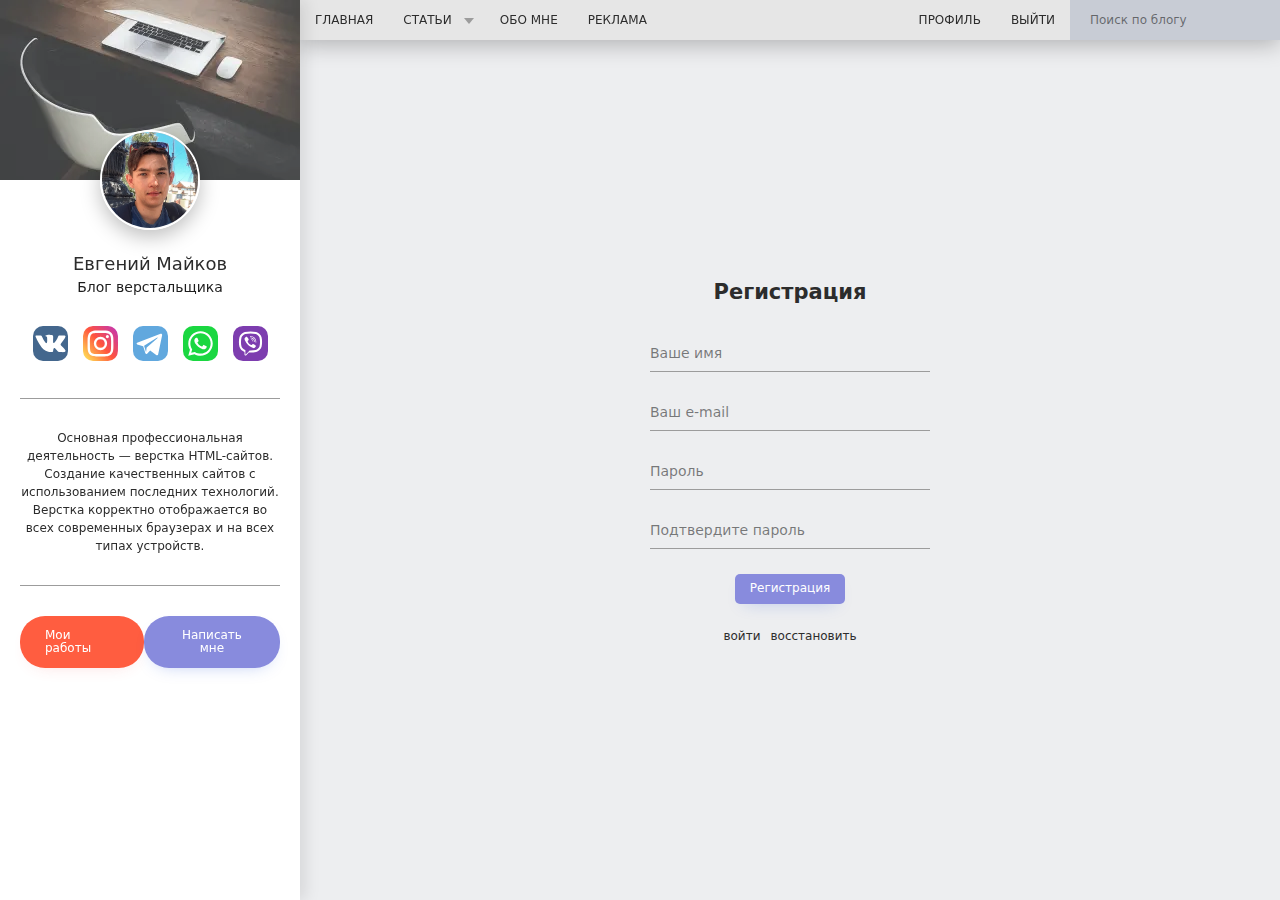
<file: sign-up.html>
<!DOCTYPE html><html lang="en"><head>  <meta charset="UTF-8">  <meta http-equiv="X-UA-Compatible" content="IE=edge">  <meta name="viewport" content="width=device-width, initial-scale=1.0">  <title>Document</title>  <link rel="stylesheet" href="css/style.min.css"></head><body>  <div class="page" id="page">    <header class="header">  <div class="header__left">    <nav class="nav">      <ul class="nav__list">        <li class="nav__item"><a class="nav__link" href="index.html">Главная</a></li>        <li class="nav__item">          <a class="nav__link nav__link--subnav" href="post.html">Статьи</a>          <ul class="subnav">            <li><a class="subnav__link" href="#">Создание сайтов</a></li>            <li><a class="subnav__link" href="#">Создание дизайна</a></li>            <li><a class="subnav__link" href="#">Внедрение 3D модели</a></li>          </ul>        </li>        <li class="nav__item"><a class="nav__link" href="text.html">Обо мне</a></li>        <li class="nav__item"><a class="nav__link" href="text.html">Реклама</a></li>      </ul>    </nav>  </div>  <div class="header__right">    <nav class="nav">      <ul class="nav__list">        <li class="nav__item">          <a class="nav__link" href="profile.html">Профиль</a>        </li>        <li class="nav__item">          <a class="nav__link" href="#">Выйти</a>        </li>      </ul>    </nav>    <button class="burger show-sidebar" type="button" id="sidebarToggle">      <span>Открыть навигацию</span>    </button>    <form class="search" action="search.html" method="GET">      <input class="search__input" type="text" placeholder="Поиск по блогу">    </form>  </div></header>    <aside class="sidebar" id="sidebar">  <div class="sidebar__header">    <picture><source srcset="img/sidebar-header.webp" type="image/webp"><img class="sidebar__header-img" src="img/sidebar-header.jpg" alt="sidebar-header"></picture>  </div>  <div class="sidebar__content">    <div class="profile">      <picture><source srcset="img/iam.webp" type="image/webp"><img class="profile__avatar" src="img/iam.png" alt=""></picture>      <div class="profile__header">        <div class="profile__name">Евгений Майков</div>        <div class="profile__prof">Блог верстальщика</div>      </div>      <ul class="social">        <li class="social__item">          <a class="social__link" href="https://vk.com/id121991528" target="blank">            <picture><source srcset="img/icons/vk.svg" type="image/webp"><img class="social__img" src="img/icons/vk.svg" alt="ВК Евгения Майкова"></picture>          </a>        </li>        <li class="social__item">          <a class="social__link"            href="https://vk.com/away.php?utf=1&to=https%3A%2F%2Finstagram.com%2Feugene_maikov%3Figshid%3D1h6hwbycpe6t1"            target="blank">            <picture><source srcset="img/icons/inst.svg" type="image/webp"><img class="social__img" src="img/icons/inst.svg" alt="Instagram Евгения Майкова"></picture>          </a>        </li>        <li class="social__item">          <a class="social__link" href="https://t.me/eugene_maikov2000" target="blank">            <picture><source srcset="img/icons/telegram.svg" type="image/webp"><img class="social__img" src="img/icons/telegram.svg" alt="Телеграм Евгения Майкова"></picture>          </a>        </li>        <li class="social__item">          <a class="social__link" href="https://wa.me/+79026864084" target="blank">            <picture><source srcset="img/icons/whatsapp.svg" type="image/webp"><img class="social__img" src="img/icons/whatsapp.svg" alt="Whatsapp Евгения Майкова"></picture>          </a>        </li>        <li class="social__item">          <a class="social__link" href="https://viber.click/79026864084" target="blank">            <picture><source srcset="img/icons/viber.svg" type="image/webp"><img class="social__img" src="img/icons/viber.svg" alt="Viber Евгения Майкова"></picture>          </a>        </li>      </ul>      <div class="profile__text">        <p>Основная профессиональная деятельность —           верстка HTML-сайтов. Создание качественных сайтов           с использованием последних технологий. Верстка           корректно отображается во всех современных браузерах           и на всех типах устройств.</p>      </div>    </div>    <nav class="nav nav--mobile">      <ul class="nav__list">        <li class="nav__item"><a class="nav__link" href="index.html">Главная</a></li>        <li class="nav__item">          <a class="nav__link nav__link--subnav" href="#">Статьи</a>          <ul class="subnav">            <li><a class="subnav__link" href="#">Создание сайтов</a></li>            <li><a class="subnav__link" href="#">Создание дизайна</a></li>            <li><a class="subnav__link" href="#">Внедрение 3D модели</a></li>          </ul>        </li>        <li class="nav__item"><a class="nav__link" href="text.html">Обо мне</a></li>        <li class="nav__item"><a class="nav__link" href="text.html">Реклама</a></li>        <li class="nav__item"><a class="nav__link" href="profile.html">Профиль</a></li>        <li class="nav__item"><a class="nav__link" href="#">Выйти</a></li>      </ul>    </nav>  </div>  <div class="sidebar__footer">    <a class="btn btn--red" href="works.html">Мои работы</a>    <button class="btn btn--blue" type="button" data-modal="contacts-modal">Написать мне</button>  </div></aside>    <main class="main">      <div class="container">        <h1 class="page__title page__title--center">Регистрация</h1>        <form action="/" class="form form--auth">          <div class="form__group form__group--md">            <input class="form__control" type="text" placeholder="Ваше имя">            <span class="form__line"></span>          </div>          <div class="form__group form__group--md">            <input class="form__control" type="email" placeholder="Ваш e-mail">            <span class="form__line"></span>          </div>          <div class="form__group form__group--md">            <input class="form__control" type="password" placeholder="Пароль">            <span class="form__line"></span>          </div>          <div class="form__group form__group--md">            <input class="form__control" type="password" placeholder="Подтвердите пароль">            <span class="form__line"></span>          </div>          <div class="form__footer form__footer--center">            <div class="form__group form__group--md">              <button class="btn btn--blue btn--rounded btn--sm" type="submit">Регистрация</button>            </div>            <ul class="form__footer-list">              <li><a href="sign-in.html">войти</a></li>              <li><a href="reset.html">восстановить</a></li>            </ul>          </div>        </form>      </div><!-- /. container -->    </main>    <footer class="footer"></footer>  </div>  <script src="js/script.min.js"></script></body></html>
</file>
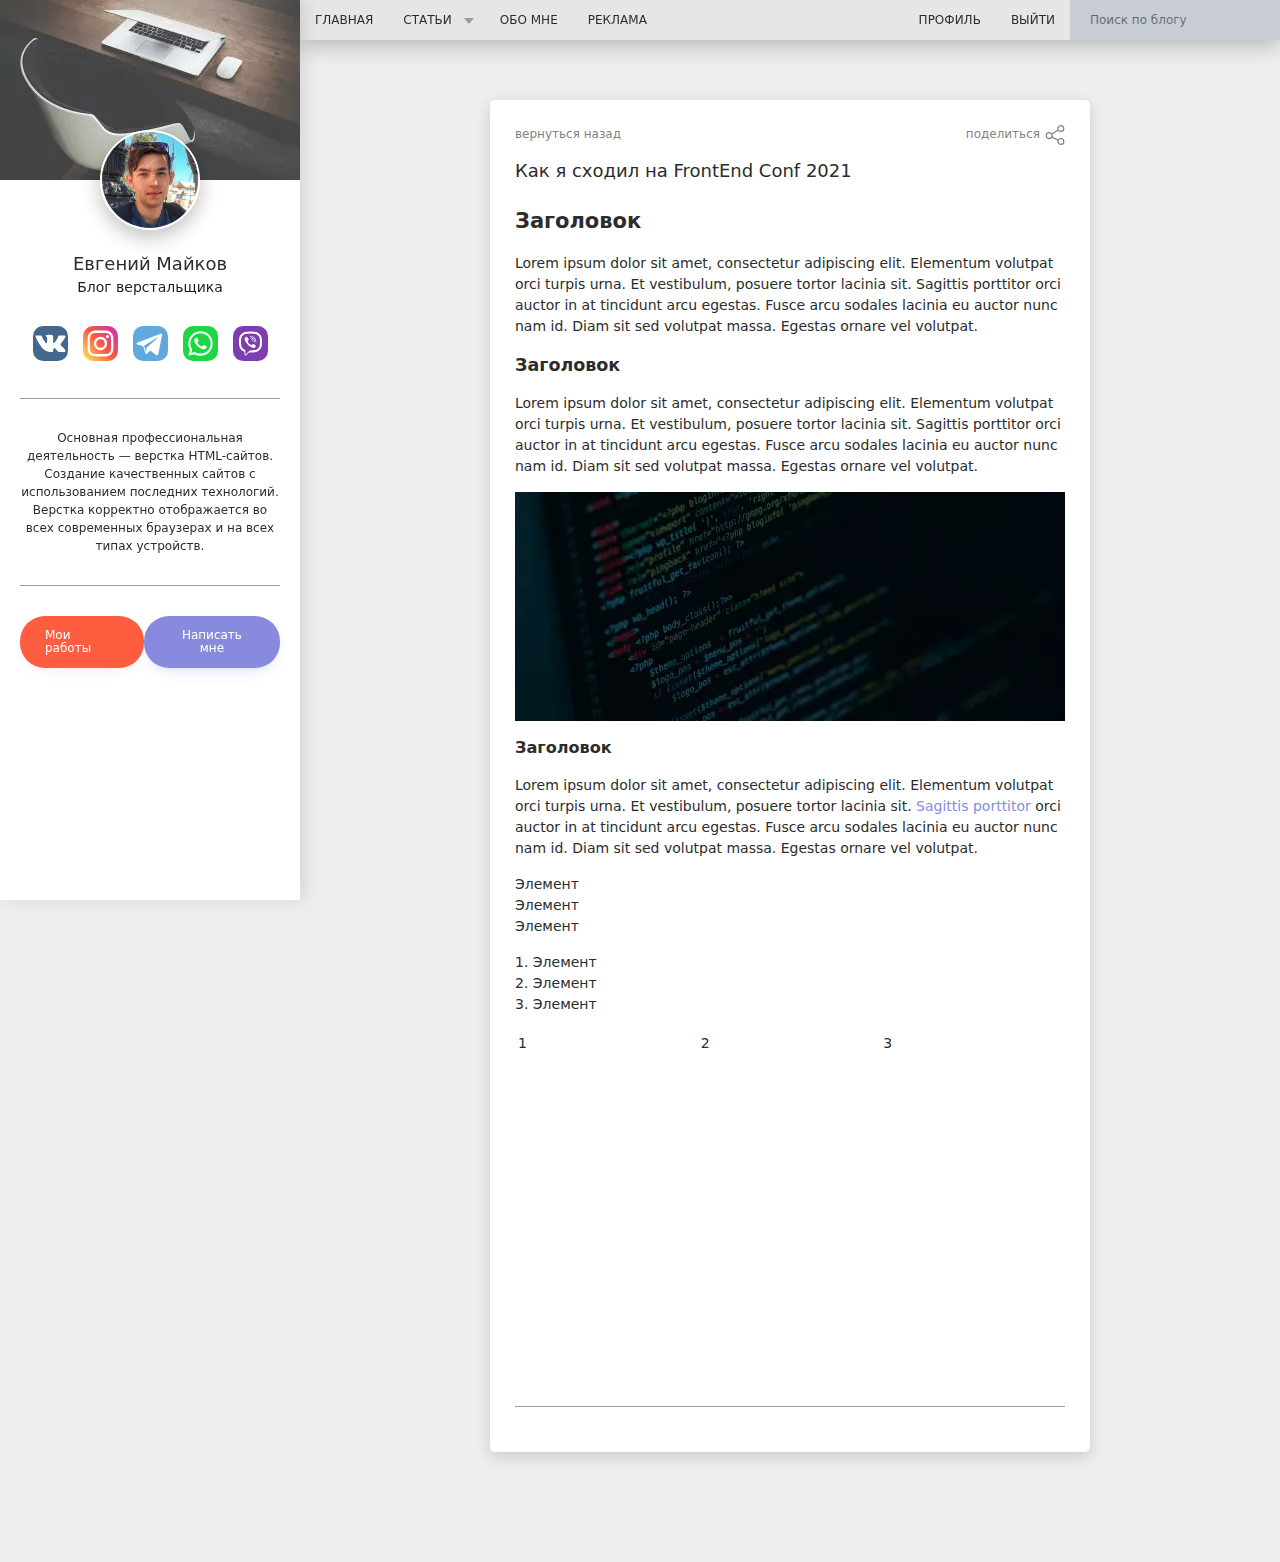
<file: text.html>
<!DOCTYPE html><html lang="en"><head>  <meta charset="UTF-8">  <meta http-equiv="X-UA-Compatible" content="IE=edge">  <meta name="viewport" content="width=device-width, initial-scale=1.0">  <title>Document</title>  <link rel="stylesheet" href="css/style.min.css"></head><body>  <div class="page" id="page">    <header class="header">  <div class="header__left">    <nav class="nav">      <ul class="nav__list">        <li class="nav__item"><a class="nav__link" href="index.html">Главная</a></li>        <li class="nav__item">          <a class="nav__link nav__link--subnav" href="post.html">Статьи</a>          <ul class="subnav">            <li><a class="subnav__link" href="#">Создание сайтов</a></li>            <li><a class="subnav__link" href="#">Создание дизайна</a></li>            <li><a class="subnav__link" href="#">Внедрение 3D модели</a></li>          </ul>        </li>        <li class="nav__item"><a class="nav__link" href="text.html">Обо мне</a></li>        <li class="nav__item"><a class="nav__link" href="text.html">Реклама</a></li>      </ul>    </nav>  </div>  <div class="header__right">    <nav class="nav">      <ul class="nav__list">        <li class="nav__item">          <a class="nav__link" href="profile.html">Профиль</a>        </li>        <li class="nav__item">          <a class="nav__link" href="#">Выйти</a>        </li>      </ul>    </nav>    <button class="burger show-sidebar" type="button" id="sidebarToggle">      <span>Открыть навигацию</span>    </button>    <form class="search" action="search.html" method="GET">      <input class="search__input" type="text" placeholder="Поиск по блогу">    </form>  </div></header>    <aside class="sidebar" id="sidebar">  <div class="sidebar__header">    <picture><source srcset="img/sidebar-header.webp" type="image/webp"><img class="sidebar__header-img" src="img/sidebar-header.jpg" alt="sidebar-header"></picture>  </div>  <div class="sidebar__content">    <div class="profile">      <picture><source srcset="img/iam.webp" type="image/webp"><img class="profile__avatar" src="img/iam.png" alt=""></picture>      <div class="profile__header">        <div class="profile__name">Евгений Майков</div>        <div class="profile__prof">Блог верстальщика</div>      </div>      <ul class="social">        <li class="social__item">          <a class="social__link" href="https://vk.com/id121991528" target="blank">            <picture><source srcset="img/icons/vk.svg" type="image/webp"><img class="social__img" src="img/icons/vk.svg" alt="ВК Евгения Майкова"></picture>          </a>        </li>        <li class="social__item">          <a class="social__link"            href="https://vk.com/away.php?utf=1&to=https%3A%2F%2Finstagram.com%2Feugene_maikov%3Figshid%3D1h6hwbycpe6t1"            target="blank">            <picture><source srcset="img/icons/inst.svg" type="image/webp"><img class="social__img" src="img/icons/inst.svg" alt="Instagram Евгения Майкова"></picture>          </a>        </li>        <li class="social__item">          <a class="social__link" href="https://t.me/eugene_maikov2000" target="blank">            <picture><source srcset="img/icons/telegram.svg" type="image/webp"><img class="social__img" src="img/icons/telegram.svg" alt="Телеграм Евгения Майкова"></picture>          </a>        </li>        <li class="social__item">          <a class="social__link" href="https://wa.me/+79026864084" target="blank">            <picture><source srcset="img/icons/whatsapp.svg" type="image/webp"><img class="social__img" src="img/icons/whatsapp.svg" alt="Whatsapp Евгения Майкова"></picture>          </a>        </li>        <li class="social__item">          <a class="social__link" href="https://viber.click/79026864084" target="blank">            <picture><source srcset="img/icons/viber.svg" type="image/webp"><img class="social__img" src="img/icons/viber.svg" alt="Viber Евгения Майкова"></picture>          </a>        </li>      </ul>      <div class="profile__text">        <p>Основная профессиональная деятельность —           верстка HTML-сайтов. Создание качественных сайтов           с использованием последних технологий. Верстка           корректно отображается во всех современных браузерах           и на всех типах устройств.</p>      </div>    </div>    <nav class="nav nav--mobile">      <ul class="nav__list">        <li class="nav__item"><a class="nav__link" href="index.html">Главная</a></li>        <li class="nav__item">          <a class="nav__link nav__link--subnav" href="#">Статьи</a>          <ul class="subnav">            <li><a class="subnav__link" href="#">Создание сайтов</a></li>            <li><a class="subnav__link" href="#">Создание дизайна</a></li>            <li><a class="subnav__link" href="#">Внедрение 3D модели</a></li>          </ul>        </li>        <li class="nav__item"><a class="nav__link" href="text.html">Обо мне</a></li>        <li class="nav__item"><a class="nav__link" href="text.html">Реклама</a></li>        <li class="nav__item"><a class="nav__link" href="profile.html">Профиль</a></li>        <li class="nav__item"><a class="nav__link" href="#">Выйти</a></li>      </ul>    </nav>  </div>  <div class="sidebar__footer">    <a class="btn btn--red" href="works.html">Мои работы</a>    <button class="btn btn--blue" type="button" data-modal="contacts-modal">Написать мне</button>  </div></aside>    <main class="main">      <div class="container">        <!--? Пост -->        <article class="post">          <div class="post__actions">            <a href="index.html">вернуться назад</a>            <a class="post__share" href="#">              <p>поделиться</p>              <picture><source srcset="img/icons/share-dark.svg" type="image/webp"><img class="post__actions-icon" src="img/icons/share-dark.svg" alt="поделиться"></picture>            </a>          </div>          <div class="post__header">            <h1 class="post__title post__title--mb0">Как я сходил на FrontEnd Conf 2021</h2>          </div>          <div class="post__content">            <div class="post__text">              <h2>Заголовок</h2>              <p>Lorem ipsum dolor sit amet, consectetur adipiscing elit.                Elementum volutpat orci turpis urna. Et vestibulum, posuere                tortor lacinia sit. Sagittis porttitor orci auctor in at                tincidunt arcu egestas. Fusce arcu sodales lacinia eu auctor                nunc nam id. Diam sit sed volutpat massa.                Egestas ornare vel volutpat.</p>              <h3>Заголовок</h3>              <p>Lorem ipsum dolor sit amet, consectetur adipiscing elit.                Elementum volutpat orci turpis urna. Et vestibulum, posuere                tortor lacinia sit. Sagittis porttitor orci auctor in at                tincidunt arcu egestas. Fusce arcu sodales lacinia eu auctor                nunc nam id. Diam sit sed volutpat massa.                Egestas ornare vel volutpat.</p>              <p>                <picture><source srcset="img/image.webp" type="image/webp"><img src="img/image.jpg" alt=""></picture>              </p>              <h4>Заголовок</h4>              <p>Lorem ipsum dolor sit amet, consectetur adipiscing elit.                Elementum volutpat orci turpis urna. Et vestibulum, posuere                tortor lacinia sit. <a href="#">Sagittis porttitor</a> orci auctor in at                tincidunt arcu egestas. Fusce arcu sodales lacinia eu auctor                nunc nam id. Diam sit sed volutpat massa.                Egestas ornare vel volutpat.</p>              <ul>                <li>Элемент</li>                <li>Элемент</li>                <li>Элемент</li>              </ul>              <ol>                <li>Элемент</li>                <li>Элемент</li>                <li>Элемент</li>              </ol>              <table>                <tr>                  <td>1</td>                  <td>2</td>                  <td>3</td>                </tr>              </table>              <p>                <span class="fr-video">                  <iframe src="https://www.youtube.com/embed/StTiet5oFgw" title="YouTube video player" frameborder="0"                    allow="accelerometer; autoplay; clipboard-write; encrypted-media; gyroscope; picture-in-picture"                    allowfullscreen></iframe>                </span>              </p>            </div><!-- /. post__text -->          </div><!-- /. post__content -->        </article><!-- /. post -->      </div><!-- /. container -->    </main>    <footer class="footer"></footer>  </div>  <script src="js/script.min.js"></script></body></html>
</file>
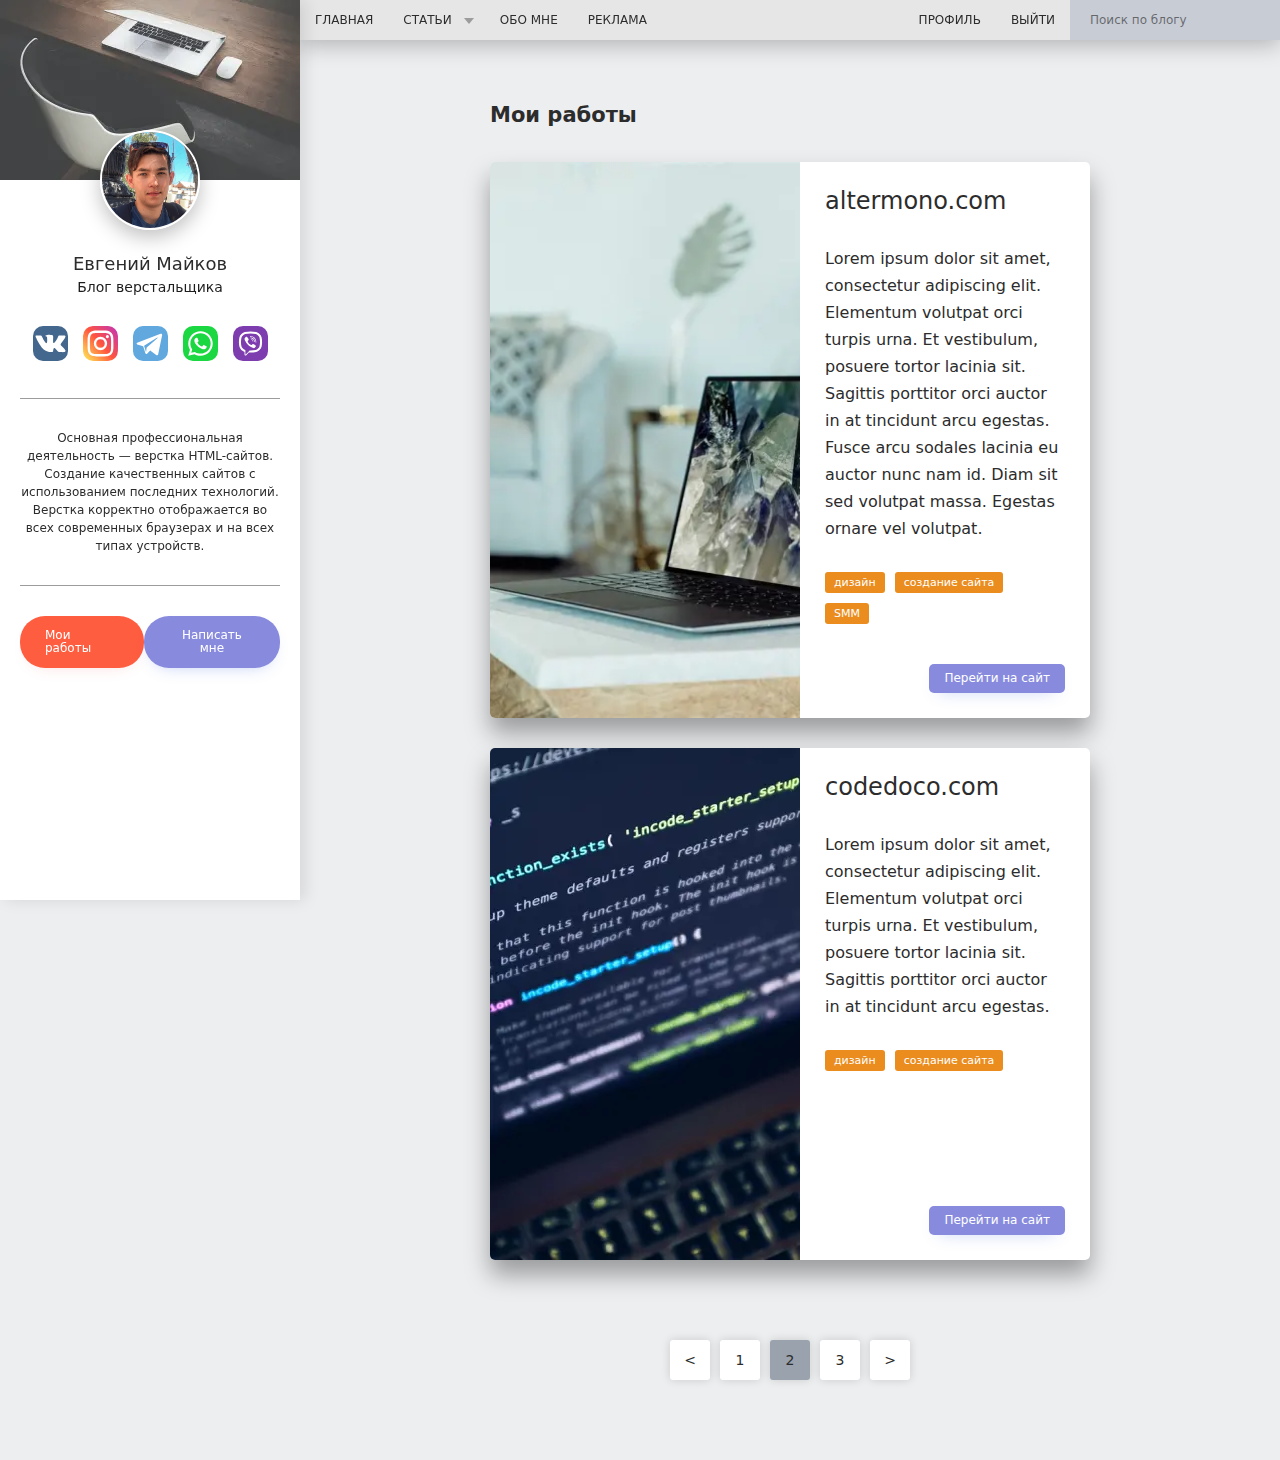
<file: works.html>
<!DOCTYPE html><html lang="en"><head>  <meta charset="UTF-8">  <meta http-equiv="X-UA-Compatible" content="IE=edge">  <meta name="viewport" content="width=device-width, initial-scale=1.0">  <title>Document</title>  <link rel="stylesheet" href="css/style.min.css"></head><body>  <div class="page" id="page">    <header class="header">  <div class="header__left">    <nav class="nav">      <ul class="nav__list">        <li class="nav__item"><a class="nav__link" href="index.html">Главная</a></li>        <li class="nav__item">          <a class="nav__link nav__link--subnav" href="post.html">Статьи</a>          <ul class="subnav">            <li><a class="subnav__link" href="#">Создание сайтов</a></li>            <li><a class="subnav__link" href="#">Создание дизайна</a></li>            <li><a class="subnav__link" href="#">Внедрение 3D модели</a></li>          </ul>        </li>        <li class="nav__item"><a class="nav__link" href="text.html">Обо мне</a></li>        <li class="nav__item"><a class="nav__link" href="text.html">Реклама</a></li>      </ul>    </nav>  </div>  <div class="header__right">    <nav class="nav">      <ul class="nav__list">        <li class="nav__item">          <a class="nav__link" href="profile.html">Профиль</a>        </li>        <li class="nav__item">          <a class="nav__link" href="#">Выйти</a>        </li>      </ul>    </nav>    <button class="burger show-sidebar" type="button" id="sidebarToggle">      <span>Открыть навигацию</span>    </button>    <form class="search" action="search.html" method="GET">      <input class="search__input" type="text" placeholder="Поиск по блогу">    </form>  </div></header>    <aside class="sidebar" id="sidebar">  <div class="sidebar__header">    <picture><source srcset="img/sidebar-header.webp" type="image/webp"><img class="sidebar__header-img" src="img/sidebar-header.jpg" alt="sidebar-header"></picture>  </div>  <div class="sidebar__content">    <div class="profile">      <picture><source srcset="img/iam.webp" type="image/webp"><img class="profile__avatar" src="img/iam.png" alt=""></picture>      <div class="profile__header">        <div class="profile__name">Евгений Майков</div>        <div class="profile__prof">Блог верстальщика</div>      </div>      <ul class="social">        <li class="social__item">          <a class="social__link" href="https://vk.com/id121991528" target="blank">            <picture><source srcset="img/icons/vk.svg" type="image/webp"><img class="social__img" src="img/icons/vk.svg" alt="ВК Евгения Майкова"></picture>          </a>        </li>        <li class="social__item">          <a class="social__link"            href="https://vk.com/away.php?utf=1&to=https%3A%2F%2Finstagram.com%2Feugene_maikov%3Figshid%3D1h6hwbycpe6t1"            target="blank">            <picture><source srcset="img/icons/inst.svg" type="image/webp"><img class="social__img" src="img/icons/inst.svg" alt="Instagram Евгения Майкова"></picture>          </a>        </li>        <li class="social__item">          <a class="social__link" href="https://t.me/eugene_maikov2000" target="blank">            <picture><source srcset="img/icons/telegram.svg" type="image/webp"><img class="social__img" src="img/icons/telegram.svg" alt="Телеграм Евгения Майкова"></picture>          </a>        </li>        <li class="social__item">          <a class="social__link" href="https://wa.me/+79026864084" target="blank">            <picture><source srcset="img/icons/whatsapp.svg" type="image/webp"><img class="social__img" src="img/icons/whatsapp.svg" alt="Whatsapp Евгения Майкова"></picture>          </a>        </li>        <li class="social__item">          <a class="social__link" href="https://viber.click/79026864084" target="blank">            <picture><source srcset="img/icons/viber.svg" type="image/webp"><img class="social__img" src="img/icons/viber.svg" alt="Viber Евгения Майкова"></picture>          </a>        </li>      </ul>      <div class="profile__text">        <p>Основная профессиональная деятельность —           верстка HTML-сайтов. Создание качественных сайтов           с использованием последних технологий. Верстка           корректно отображается во всех современных браузерах           и на всех типах устройств.</p>      </div>    </div>    <nav class="nav nav--mobile">      <ul class="nav__list">        <li class="nav__item"><a class="nav__link" href="index.html">Главная</a></li>        <li class="nav__item">          <a class="nav__link nav__link--subnav" href="#">Статьи</a>          <ul class="subnav">            <li><a class="subnav__link" href="#">Создание сайтов</a></li>            <li><a class="subnav__link" href="#">Создание дизайна</a></li>            <li><a class="subnav__link" href="#">Внедрение 3D модели</a></li>          </ul>        </li>        <li class="nav__item"><a class="nav__link" href="text.html">Обо мне</a></li>        <li class="nav__item"><a class="nav__link" href="text.html">Реклама</a></li>        <li class="nav__item"><a class="nav__link" href="profile.html">Профиль</a></li>        <li class="nav__item"><a class="nav__link" href="#">Выйти</a></li>      </ul>    </nav>  </div>  <div class="sidebar__footer">    <a class="btn btn--red" href="works.html">Мои работы</a>    <button class="btn btn--blue" type="button" data-modal="contacts-modal">Написать мне</button>  </div></aside>    <main class="main">      <div class="container">        <h1 class="page__title">Мои работы</h1>        <article class="work">          <div class="work__preview">            <picture><source srcset="img/works/work-1.webp" type="image/webp"><img src="img/works/work-1.jpg" alt=""></picture>          </div>          <div class="work__content">            <h2 class="work__title">              <a href="#" target="_blank">altermono.com</a>            </h2>            <div class="work__description">              <p>Lorem ipsum dolor sit amet, consectetur adipiscing                elit. Elementum volutpat orci turpis urna. Et vestibulum, posuere                tortor lacinia sit. Sagittis porttitor orci auctor in                at tincidunt arcu egestas. Fusce arcu sodales lacinia eu auctor                nunc nam id. Diam sit sed volutpat massa. Egestas ornare vel volutpat.</p>            </div>            <ul class="tags">              <li class="tags__item">дизайн</li>              <li class="tags__item">создание сайта</li>              <li class="tags__item">SMM</li>            </ul>            <div class="work__footer">              <a class="btn btn--blue btn--rounded btn--sm" href="#" target="_blank">Перейти на сайт</a>            </div>          </div>        </article>        <article class="work">          <div class="work__preview">            <picture><source srcset="img/works/work-2.webp" type="image/webp"><img src="img/works/work-2.jpg" alt=""></picture>          </div>          <div class="work__content">            <h2 class="work__title">              <a href="#" target="_blank">codedoco.com</a>            </h2>            <div class="work__description">              <p>Lorem ipsum dolor sit amet, consectetur adipiscing                elit. Elementum volutpat orci turpis urna. Et vestibulum, posuere                tortor lacinia sit. Sagittis porttitor orci auctor in                at tincidunt arcu egestas.</p>            </div>            <ul class="tags">              <li class="tags__item">дизайн</li>              <li class="tags__item">создание сайта</li>            </ul>            <div class="work__footer">              <a class="btn btn--blue btn--rounded btn--sm" href="#" target="_blank">Перейти на сайт</a>            </div>          </div>        </article>        <!--? Погинация -->        <ul class="pogination">          <li class="pogination__item">            <a class="pogination__link" href="#">&lt;</a>          </li>          <li class="pogination__item">            <a class="pogination__link" href="#">1</a>          </li>          <li class="pogination__item">            <a class="pogination__link active" href="#">2</a>          </li>          <li class="pogination__item">            <a class="pogination__link" href="#">3</a>          </li>          <li class="pogination__item">            <a class="pogination__link" href="#">&gt;</a>          </li>        </ul>      </div><!-- /. container -->    </main>    <footer class="footer"></footer>  </div>  <script src="js/script.min.js"></script></body></html>
</file>
<file: css/style.min.css>
html{-webkit-box-sizing:border-box;box-sizing:border-box}*,::after,::before{-webkit-box-sizing:inherit;box-sizing:inherit}ol,ul{padding:0}blockquote,body,dd,dl,figcaption,figure,h1,h2,h3,h4,h5,h6,li,ol,p,ul{margin:0}ul{list-style:none}img{max-width:100%;display:block}button,input,select,textarea{font:inherit}a{text-decoration:none}body,html{font-size:14px;line-height:1.5;background-color:#edeef0;color:#2c2c2c;font-family:system-ui,-apple-system,"Segoe UI",Roboto,"Helvetica Neue",Arial,"Noto Sans","Liberation Sans",sans-serif,"Apple Color Emoji","Segoe UI Emoji","Segoe UI Symbol","Noto Color Emoji"}body.no-scroll,body.show-sidebar{overflow:hidden}.page{overflow:hidden;display:-webkit-box;display:-ms-flexbox;display:flex;-webkit-box-orient:vertical;-webkit-box-direction:normal;-ms-flex-direction:column;flex-direction:column;-webkit-box-pack:center;-ms-flex-pack:center;justify-content:center;min-height:100vh}.page__title{margin-bottom:30px;font-size:21px;color:#2c2c2c}.page__title--center{text-align:center}.container{max-width:700px;margin:0 auto;padding:0 50px}.btn{display:inline-block;vertical-align:top;font-family:inherit;font-weight:500;font-size:12px;line-height:1.1;color:#fff;background:#e5e7eb;border:none;cursor:pointer;outline:0;text-decoration:none;padding:13px 25px;border-radius:25px;-webkit-transition:all .2s ease;-o-transition:all .2s ease;transition:all .2s ease}.btn--red{background-color:#ff5d40;-webkit-box-shadow:0 7px 17px -10px rgba(242,63,63,.2);box-shadow:0 7px 17px -10px rgba(242,63,63,.2)}.btn--red:focus,.btn--red:hover{background-color:#ff4727;text-decoration:none}.btn--blue{background-color:#888bdd;-webkit-box-shadow:0 7px 17px -10px rgba(32,84,219,.35);box-shadow:0 7px 17px -10px rgba(32,84,219,.35)}.btn--blue:hover{background-color:#7478d7;text-decoration:none}.btn--rounded{border-radius:5px}.btn--sm{padding:8px 15px}.embed,.fr-video{display:block;position:relative;overflow:hidden}.embed::before,.fr-video::before{content:"";display:block;padding-top:56.25%}.embed embed,.embed iframe,.embed object,.embed video,.fr-video embed,.fr-video iframe,.fr-video object,.fr-video video{position:absolute;top:0;left:0;width:100%;height:100%;z-index:1}a{color:inherit}a:hover{text-decoration:underline}.header{display:-webkit-box;display:-ms-flexbox;display:flex;width:calc(100% - 300px);background-color:#e6e6e6;-webkit-box-shadow:0 5px 22px rgba(0,0,0,.25);box-shadow:0 5px 22px rgba(0,0,0,.25);position:fixed;top:0;right:0;z-index:1000}.header__left{width:60%}.header__right{display:-webkit-box;display:-ms-flexbox;display:flex;-webkit-box-pack:end;-ms-flex-pack:end;justify-content:flex-end;width:40%}.nav__list{display:-webkit-box;display:-ms-flexbox;display:flex}.nav__item{position:relative;-webkit-transition:all .2 ease-in-out;-o-transition:all .2 ease-in-out;transition:all .2 ease-in-out}.nav__item:hover .nav__link{background-color:#c8ccd5;text-decoration:none;color:#2c2c2c}.nav__item:hover>.subnav{display:block}.nav__link{display:block;font-size:12px;text-transform:uppercase;color:#2c2c2c;text-decoration:none;padding:13px 15px;line-height:1.2;-webkit-transition:all .2s ease;-o-transition:all .2s ease;transition:all .2s ease}.nav__link.nav__link--subnav{position:relative;padding-right:33px}.nav__link.nav__link--subnav::after{content:"";display:block;border-style:solid;border-width:6px 5px 0 5px;border-color:#9c9c9c transparent transparent transparent;position:absolute;top:45%;right:11px}.nav--mobile{display:none}.subnav{position:absolute;padding:5px 0;border-radius:0 0 5px 5px;top:100%;left:0;display:none;width:165px;background-color:#c8ccd5;-webkit-box-shadow:0 6px 8px rgba(0,0,0,.2);box-shadow:0 6px 8px rgba(0,0,0,.2)}.subnav__link{font-size:12px;color:#2c2c2c;text-decoration:none;display:block;padding:5px 12px;-webkit-transition:all .2s ease-in-out;-o-transition:all .2s ease-in-out;transition:all .2s ease-in-out}.subnav__link:hover{background-color:#babfca;text-decoration:none}.search{background-color:#c8ccd5;max-width:210px;width:100%}.search__input{display:block;width:100%;padding:13px 20px;background:0 0;border:none;font-family:inherit;font-weight:400;font-size:12px;line-height:14px;color:#2c2c2c;outline:0}.search__input::-webkit-input-placeholder{color:rgba(0,0,0,.5)}.search__input::-moz-placeholder{color:rgba(0,0,0,.5)}.search__input:-ms-input-placeholder{color:rgba(0,0,0,.5)}.search__input::-ms-input-placeholder{color:rgba(0,0,0,.5)}.search__input::placeholder{color:rgba(0,0,0,.5)}.burger{display:none;width:30px;height:20px;padding:0;background:0 0;border:none;font-size:0;color:transparent;position:absolute;top:50%;left:15px;-webkit-transform:translateY(-50%);-ms-transform:translateY(-50%);transform:translateY(-50%)}.burger span,.burger::after,.burger::before{display:block;width:100%;height:2px;background-color:#2c2c2c;position:absolute}.burger::after,.burger::before{content:"";-webkit-transition:-webkit-transform .2s linear;transition:-webkit-transform .2s linear;-o-transition:transform .2s linear;transition:transform .2s linear;transition:transform .2s linear,-webkit-transform .2s linear}.burger::before{top:0}.burger::after{bottom:0}.burger span{top:50%;-webkit-transform:translateY(-50%);-ms-transform:translateY(-50%);transform:translateY(-50%);-webkit-transition:opasity .2s linear;-o-transition:opasity .2s linear;transition:opasity .2s linear}.show-sidebar .burger span{opacity:0}.show-sidebar .burger::after,.show-sidebar .burger::before{top:50%}.show-sidebar .burger::before{-webkit-transform:rotate(45deg);-ms-transform:rotate(45deg);transform:rotate(45deg)}.show-sidebar .burger::after{-webkit-transform:rotate(-45deg);-ms-transform:rotate(-45deg);transform:rotate(-45deg)}.sidebar{width:300px;height:100vh;position:fixed;background-color:#fff;-webkit-box-shadow:5px 0 15px rgba(5,5,5,.1);box-shadow:5px 0 15px rgba(5,5,5,.1);top:0;left:0;z-index:1000}.sidebar__header{position:relative;height:180px;background-color:#e5e7eb}.sidebar__header::before{content:"";position:absolute;top:0;bottom:0;right:0;left:0;width:100%;background-color:rgba(255,255,255,.2)}.sidebar__header-img{width:100%;height:100%;-o-object-fit:cover;object-fit:cover}.sidebar__content{padding:0 20px}.sidebar__footer{display:-webkit-box;display:-ms-flexbox;display:flex;-webkit-box-pack:justify;-ms-flex-pack:justify;justify-content:space-between;padding:0 20px}.profile{margin-top:-50px}.profile__header{margin-bottom:20px;text-align:center}.profile__avatar{display:block;width:100px;height:100px;border:2px solid #fff;-webkit-box-shadow:0 7px 20px rgba(0,0,0,.25);box-shadow:0 7px 20px rgba(0,0,0,.25);border-radius:50%;margin:0 auto;margin-bottom:20px;position:relative}.profile__name{font-size:18px}.profile__prof{font-size:14px;font-weight:300;color:#1d1d1d}.profile__text{font-size:12px;text-align:center;padding:30px 0;margin:30px 0;border-top:1px solid #9c9c9c;border-bottom:1px solid #9c9c9c}.social{display:-webkit-box;display:-ms-flexbox;display:flex;-webkit-box-pack:center;-ms-flex-pack:center;justify-content:center}.social__item{margin:7.5px}.social__img{width:35px;height:35px;border-radius:10px}.main{padding:100px 0 80px 300px}.page--center{height:100vh;display:-webkit-box;display:-ms-flexbox;display:flex;-webkit-box-pack:center;-ms-flex-pack:center;justify-content:center}.stories{display:grid;grid-template-columns:1fr 1fr 1fr 1fr;grid-column-gap:13px;grid-template-rows:195px;margin-bottom:30px}.stories__item{border-radius:5px;overflow:hidden;-webkit-box-shadow:0 5px 15px rgba(0,0,0,.2);box-shadow:0 5px 15px rgba(0,0,0,.2);position:relative;cursor:pointer}.stories__item::after{content:"";display:block;width:100%;height:100%;position:absolute;top:0;left:0;z-index:2;background-image:-webkit-gradient(linear,left top,left bottom,from(rgba(0,0,0,.4)),color-stop(50%,rgba(0,0,0,0)),to(rgba(0,0,0,.4)));background-image:-o-linear-gradient(top,rgba(0,0,0,.4),rgba(0,0,0,0) 50%,rgba(0,0,0,.4));background-image:linear-gradient(to bottom,rgba(0,0,0,.4),rgba(0,0,0,0) 50%,rgba(0,0,0,.4))}.stories__item:hover .stories__preview{-webkit-transform:scale(1.1);-ms-transform:scale(1.1);transform:scale(1.1)}.stories__preview{height:100%;-o-object-fit:cover;object-fit:cover;position:absolute;top:0;left:0;z-index:1;-webkit-transition:all .4s ease-in-out;-o-transition:all .4s ease-in-out;transition:all .4s ease-in-out}.stories__date,.stories__title{width:100%;padding:14px;font-size:12px;line-height:1.3;color:#fff;position:absolute;z-index:3}.stories__title{top:0;left:0}.stories__date{right:0;bottom:0;text-align:right}.add-post{margin-bottom:30px;background-color:#fff;-webkit-box-shadow:0 5px 15px rgba(0,0,0,.15);box-shadow:0 5px 15px rgba(0,0,0,.15);border-radius:5px;padding:15px 20px}.add-post__form{display:-webkit-box;display:-ms-flexbox;display:flex;-webkit-box-align:end;-ms-flex-align:end;align-items:flex-end}.add-post__textarea{display:block;outline:0;font-family:inherit;font-size:15px;color:#2c2c2c;background-color:transparent;border:none;-webkit-box-flex:1;-ms-flex-positive:1;flex-grow:1;resize:none;height:30px;padding:0}.add-post__textarea::-webkit-input-placeholder{color:rgba(0,0,0,.5)}.add-post__textarea::-moz-placeholder{color:rgba(0,0,0,.5)}.add-post__textarea:-ms-input-placeholder{color:rgba(0,0,0,.5)}.add-post__textarea::-ms-input-placeholder{color:rgba(0,0,0,.5)}.add-post__textarea::placeholder{color:rgba(0,0,0,.5)}.add-post__file,.add-post__send{display:block;width:44px;height:44px;border-radius:50%;cursor:pointer;border:none;-webkit-transition:all .2s ease-in-out;-o-transition:all .2s ease-in-out;transition:all .2s ease-in-out}.add-post__file{margin-right:15px;background:#ebebeb url(../img/icons/addPhoto.svg) center no-repeat}.add-post__file input{display:none}.add-post__file:hover{background-color:#d2d2d2}.add-post__send{background-color:#888bdd;font-size:0;color:transparent;background:#888bdd url(../img/icons/addPhoto-send.svg) center no-repeat}.add-post__send-img{margin:auto}.add-post__send:hover{background-color:#7478d7}.add-post__form-actions{display:-webkit-box;display:-ms-flexbox;display:flex;-webkit-box-pack:end;-ms-flex-pack:end;justify-content:flex-end;width:120px;-ms-flex-negative:0;flex-shrink:0}.post{background-color:#fff;margin-bottom:30px;overflow:hidden;padding:25px;border-radius:5px;-webkit-box-shadow:0 5px 15px rgba(0,0,0,.15);box-shadow:0 5px 15px rgba(0,0,0,.15)}.post__header{margin:0 0 25px}.post__header--preview{margin:-25px -25px 25px}.post__header-preview{height:auto}.post__content{margin-bottom:20px}.post__title{font-weight:500;font-size:18px;line-height:21px;color:#2c2c2c;margin-bottom:15px}.post__title--open{margin-bottom:8px}.post__suptitle{font-weight:500;font-size:16px;line-height:19px;color:#2c2c2c;margin-bottom:20px;margin-top:30px}.post__description{font-size:14px;line-height:21px;color:#2c2c2c}.post__text{font-size:14px;color:#2c2c2c;padding-bottom:10px;border-bottom:1px solid #9c9c9c}.post__text h2,.post__text h3,.post__text h4,.post__text h5,.post__text h6{font-weight:700;margin-bottom:15px}.post__text h2{font-size:1.5em}.post__text h3{font-size:1.25em}.post__text h4{font-size:1.15em}.post__text h5,.post__text h6{font-size:1em}.post__text ol,.post__text ul{margin-bottom:15px}.post__text ol{list-style:decimal;list-style-position:inside}.post__text table{width:100%;margin-bottom:15px}.post__text img{height:auto}.post__text p{margin-bottom:15px}.post__text a{color:#888bdd}.post__footer{display:-webkit-box;display:-ms-flexbox;display:flex;-webkit-box-pack:justify;-ms-flex-pack:justify;justify-content:space-between;-webkit-box-align:center;-ms-flex-align:center;align-items:center}.post__data{display:-webkit-box;display:-ms-flexbox;display:flex;font-size:12px;line-height:14px;color:#27282b}.post__data-item:not(:last-child):after{content:"";display:inline-block;width:6px;height:6px;border-radius:50%;background-color:#c4c4c4;margin:0 15px;position:relative}.post__footer-read{line-height:16px;text-align:right;color:#107eff}.post__actions{vertical-align:top;margin-bottom:15px;display:-webkit-box;display:-ms-flexbox;display:flex;-webkit-box-pack:justify;-ms-flex-pack:justify;justify-content:space-between;font-size:12px;color:#2c2c2c}.post__actions a{opacity:.6;-webkit-transition:opacity .2s ease-in-out;-o-transition:opacity .2s ease-in-out;transition:opacity .2s ease-in-out}.post__actions a:hover{opacity:.8}.post__share{display:-webkit-box;display:-ms-flexbox;display:flex}.post__actions-icon{margin-left:5px}.pogination{display:-webkit-box;display:-ms-flexbox;display:flex;-webkit-box-pack:center;-ms-flex-pack:center;justify-content:center;margin-top:80px}.pogination__item{margin:0 5px}.pogination__link{display:block;width:40px;height:40px;background-color:#fff;border-radius:3px;text-align:center;line-height:40px;color:#2c2c2c;text-decoration:none;-webkit-transition:all .2 ease-in-out;-o-transition:all .2 ease-in-out;transition:all .2 ease-in-out;-webkit-box-shadow:0 0 10px rgba(0,0,0,.15);box-shadow:0 0 10px rgba(0,0,0,.15)}.pogination__link:hover{background-color:#f0f0f0;text-decoration:none;color:#2a292b}.pogination__link.active{background-color:#99a2ad;-webkit-box-shadow:0 0 10px rgba(0,0,0,.15);box-shadow:0 0 10px rgba(0,0,0,.15)}.pogination__link.active:hover{background-color:#939da8;color:#2a292b}.related{padding-bottom:5px;border-bottom:1px solid #9c9c9c}.related__list{display:-webkit-box;display:-ms-flexbox;display:flex;-ms-flex-wrap:wrap;flex-wrap:wrap}.related__list-item{width:50%;margin-bottom:25px}.related__list-title{font-weight:500;font-size:14px;line-height:16px;color:#d46317;margin-right:15px;-o-text-overflow:allipsis;text-overflow:allipsis;overflow:hidden;white-space:nowrap}.related__list-date{font-size:12px;line-height:14px;color:#27282b}.form__group{margin-bottom:15px;position:relative}.form__group--md{margin-bottom:25px}.form__control{display:block;padding:5px 0 7px;width:100%;background:0 0;border:none;border-radius:0;-webkit-box-shadow:none;box-shadow:none;font-family:inherit;font-size:14px;color:#2c2c2c;outline:0;border-bottom:1px solid #9c9c9c}.form__control::-webkit-input-placeholder{color:rgba(0,0,0,.5)}.form__control::-moz-placeholder{color:rgba(0,0,0,.5)}.form__control:-ms-input-placeholder{color:rgba(0,0,0,.5)}.form__control::-ms-input-placeholder{color:rgba(0,0,0,.5)}.form__control::placeholder{color:rgba(0,0,0,.5)}.form__control:focus+.form__line{width:100%}.form__control--textarea{resize:none;overflow:hidden;height:30px}.form__line{width:0;height:1px;background-color:#2c2c2c;position:absolute;left:0;bottom:0;z-index:1;-webkit-transition:all .2s linear;-o-transition:all .2s linear;transition:all .2s linear}.form--auth{max-width:280px;margin:0 auto}.form__footer--center{text-align:center}.form__footer-list{display:-webkit-box;display:-ms-flexbox;display:flex;-webkit-box-pack:center;-ms-flex-pack:center;justify-content:center;font-size:12px;line-height:1.2}.form__footer-list li{margin:0 5px}.form__footer-list a{color:#2c2c2c}.comments{margin-top:50px}.comments__item{margin-bottom:30px}.comments__item>.comments{padding-left:30px;margin-top:30px}.comments__header{display:-webkit-box;display:-ms-flexbox;display:flex;margin-bottom:15px}.comments__avatar{width:30px;height:30px;border-radius:50%}.comments__author{-webkit-box-flex:1;-ms-flex-positive:1;flex-grow:1;padding-left:15px;font-size:12px;line-height:14px}.comments__name{color:#27282b;font-weight:500}.comments__pubdate{color:#757575}.comments__text{font-size:12px;line-height:14px;margin-bottom:5px;color:#2c2c2c}.comments__reply{color:#888bdd;font-family:inherit;font-size:12px;background:0 0;border:none;padding:0;cursor:pointer}.comments__reply:hover{text-decoration:underline}.work{display:-webkit-box;display:-ms-flexbox;display:flex;margin-bottom:30px;background:#fff;-webkit-box-shadow:0 15px 25px rgba(0,0,0,.35);box-shadow:0 15px 25px rgba(0,0,0,.35);border-radius:5px;overflow:hidden}.work__preview{width:310px}.work__preview img{display:block;width:100%;height:100%;-o-object-fit:cover;object-fit:cover}.work__content{display:-webkit-box;display:-ms-flexbox;display:flex;-webkit-box-orient:vertical;-webkit-box-direction:normal;-ms-flex-direction:column;flex-direction:column;max-width:290px;padding:25px}.work__title{font-weight:500;font-size:24px;line-height:28px;margin-bottom:30px;color:#2c2c2c}.work__title a{color:inherit}.work__description{font-weight:300;font-size:16px;line-height:27px;color:#2c2c2c;margin-bottom:30px}.work__footer{margin-top:auto;text-align:right}.tags{display:-webkit-box;display:-ms-flexbox;display:flex;-ms-flex-wrap:wrap;flex-wrap:wrap;margin-bottom:30px}.tags__item{margin-right:10px;margin-bottom:10px;font-size:11px;line-height:13px;background:#ea8c1e;border-radius:3px;color:#fff;text-align:center;padding:4px 9px}.form__inner{-webkit-box-shadow:0 5px 15px rgba(0,0,0,.15);box-shadow:0 5px 15px rgba(0,0,0,.15);border-radius:10px;padding:30px;background-color:#fff}.cabinet{display:-webkit-box;display:-ms-flexbox;display:flex}.cabinet__form{width:73%;padding-right:15px}.cabinet__avatar{-webkit-box-flex:1;-ms-flex-positive:1;flex-grow:1;padding-left:22px}.cabinet__avatar img{width:150px;height:150px;margin-bottom:15px}.cabinet__file{font-size:14px;line-height:16px;text-decoration:underline;color:#888bdd;cursor:pointer}.cabinet__file input{display:none}.cabinet__file:hover{text-decoration:none}.modal{display:none;-webkit-box-pack:center;-ms-flex-pack:center;justify-content:center;-webkit-box-orient:vertical;-webkit-box-direction:normal;-ms-flex-direction:column;flex-direction:column;-webkit-box-align:center;-ms-flex-align:center;align-items:center;position:fixed;width:100%;height:100%;padding:10px;top:0;left:0;z-index:1010;background-color:rgba(0,0,0,.8)}.modal.show{display:-webkit-box;display:-ms-flexbox;display:flex}.modal__content{width:100%;max-width:500px;padding:80px 80px 25px;background-color:#fff;border-radius:5px;position:relative;-webkit-transform:translateY(-50px);-ms-transform:translateY(-50px);transform:translateY(-50px);-webkit-transition:all .2s ease-in-out;-o-transition:all .2s ease-in-out;transition:all .2s ease-in-out}.modal__content--share{padding:50px 100px}.modal__content--story{padding:0;background:0 0}.modal__close{position:absolute;top:20px;right:20px;padding:0;background:0 0;border:none;cursor:pointer;opacity:.5;-webkit-transition:all .2s ease-in-out;-o-transition:all .2s ease-in-out;transition:all .2s ease-in-out}.modal__close:hover{opacity:1}.modal__footer{display:-webkit-box;display:-ms-flexbox;display:flex;-webkit-box-orient:vertical;-webkit-box-direction:normal;-ms-flex-direction:column;flex-direction:column;-webkit-box-pack:center;-ms-flex-pack:center;justify-content:center;color:#b2b2b2;font-size:12px;margin-top:40px}.modal__footer li{margin:0 5px}.modal__footer a{color:inherit;text-decoration:underline}.modal__footer a:hover{text-decoration:none}.modal__video{display:block;margin:0 auto}@media screen and (max-width:991px){.show-sidebar .page{position:relative}.page__mask{display:block;width:100%;height:100%;background-color:rgba(0,0,0,.8);position:absolute;top:0;left:0;z-index:100}.main{padding:70px 0 50px 0}.pogination{margin-top:50px}.header{width:100%}.nav{display:none}.nav--mobile{display:block;margin:30px 0}.nav__list{-webkit-box-orient:vertical;-webkit-box-direction:normal;-ms-flex-direction:column;flex-direction:column}.nav__link{padding-left:0;padding-right:0;font-size:16px}.nav__item:hover .nav__link{background:0 0}.subnav__link:hover{background:0 0}.subnav{position:static;width:100%;background:0 0;-webkit-box-shadow:none;box-shadow:none;padding-left:10px}.subnav__link{padding-left:0;padding-right:0;font-size:15px}.burger{display:block}.sidebar{display:-webkit-box;display:-ms-flexbox;display:flex;-webkit-box-orient:vertical;-webkit-box-direction:normal;-ms-flex-direction:column;flex-direction:column;top:40px;padding-bottom:110px;overflow:auto;height:calc(100vh - 40px);-webkit-transform:translateX(-100%);-ms-transform:translateX(-100%);transform:translateX(-100%);-webkit-transition:-webkit-transform .2s linear;transition:-webkit-transform .2s linear;-o-transition:transform .2s linear;transition:transform .2s linear;transition:transform .2s linear,-webkit-transform .2s linear}.show-sidebar .sidebar{-webkit-transform:translateX(0);-ms-transform:translateX(0);transform:translateX(0)}.sidebar__header{height:100px}.sidebar__content{-webkit-box-flex:1;-ms-flex-positive:1;flex-grow:1}.profile{margin-top:-10px;position:relative;border-bottom:1px solid #9c9c9c}.profile__header{text-align:left;padding-top:20px;padding-left:80px}.profile__avatar{width:65px;height:65px;margin-left:0;position:absolute;left:0}.profile__name{font-size:15px}.profile__prof{font-size:12px}.profile__text{display:none}.social{display:none}.header__left{width:40%}.header__right{width:60%}.search__input{font-size:16px;padding-top:8px;padding-bottom:10px;height:40px}.modal__content{padding:50px 30px 30px}.cabinet__avatar{width:172px;padding-left:0}}@media screen and (max-width:575px){.comments__item>.comments{padding-left:15px}.container{padding-left:15px;padding-right:15px}.stories{grid-template-columns:140px 140px 140px 140px;overflow:auto}.add-post{padding:15px}.add-post__form-actions{width:90px}.add-post__file,.add-post__send{width:34px;height:34px}.add-post__file{background-size:15px}.add-post__send{background-size:15px}.post{padding:15px}.post__footer{-webkit-box-orient:vertical;-webkit-box-direction:normal;-ms-flex-direction:column;flex-direction:column;-webkit-box-align:start;-ms-flex-align:start;align-items:flex-start}.post__data{margin-bottom:10px;font-size:12px}.related__list{-webkit-box-orient:vertical;-webkit-box-direction:normal;-ms-flex-direction:column;flex-direction:column}.related__list-item{width:100%}.cabinet{-webkit-box-orient:vertical;-webkit-box-direction:normal;-ms-flex-direction:column;flex-direction:column}.cabinet__form{-webkit-box-ordinal-group:3;-ms-flex-order:2;order:2;width:100%;padding-right:0}.cabinet__avatar{-webkit-box-ordinal-group:2;-ms-flex-order:1;order:1;padding-left:0;margin-bottom:20px}.work{-webkit-box-orient:vertical;-webkit-box-direction:normal;-ms-flex-direction:column;flex-direction:column}.work__preview{width:100%;height:200px}.work__title{margin-bottom:20px}.work__description{margin-bottom:20px;font-size:14px;line-height:21px}.work__content{max-width:none;padding:15px}.work__footer{text-align:left}.tags{margin-bottom:20px}.btn{padding:13px 20px}.modal__video{width:100%}}
</file>
